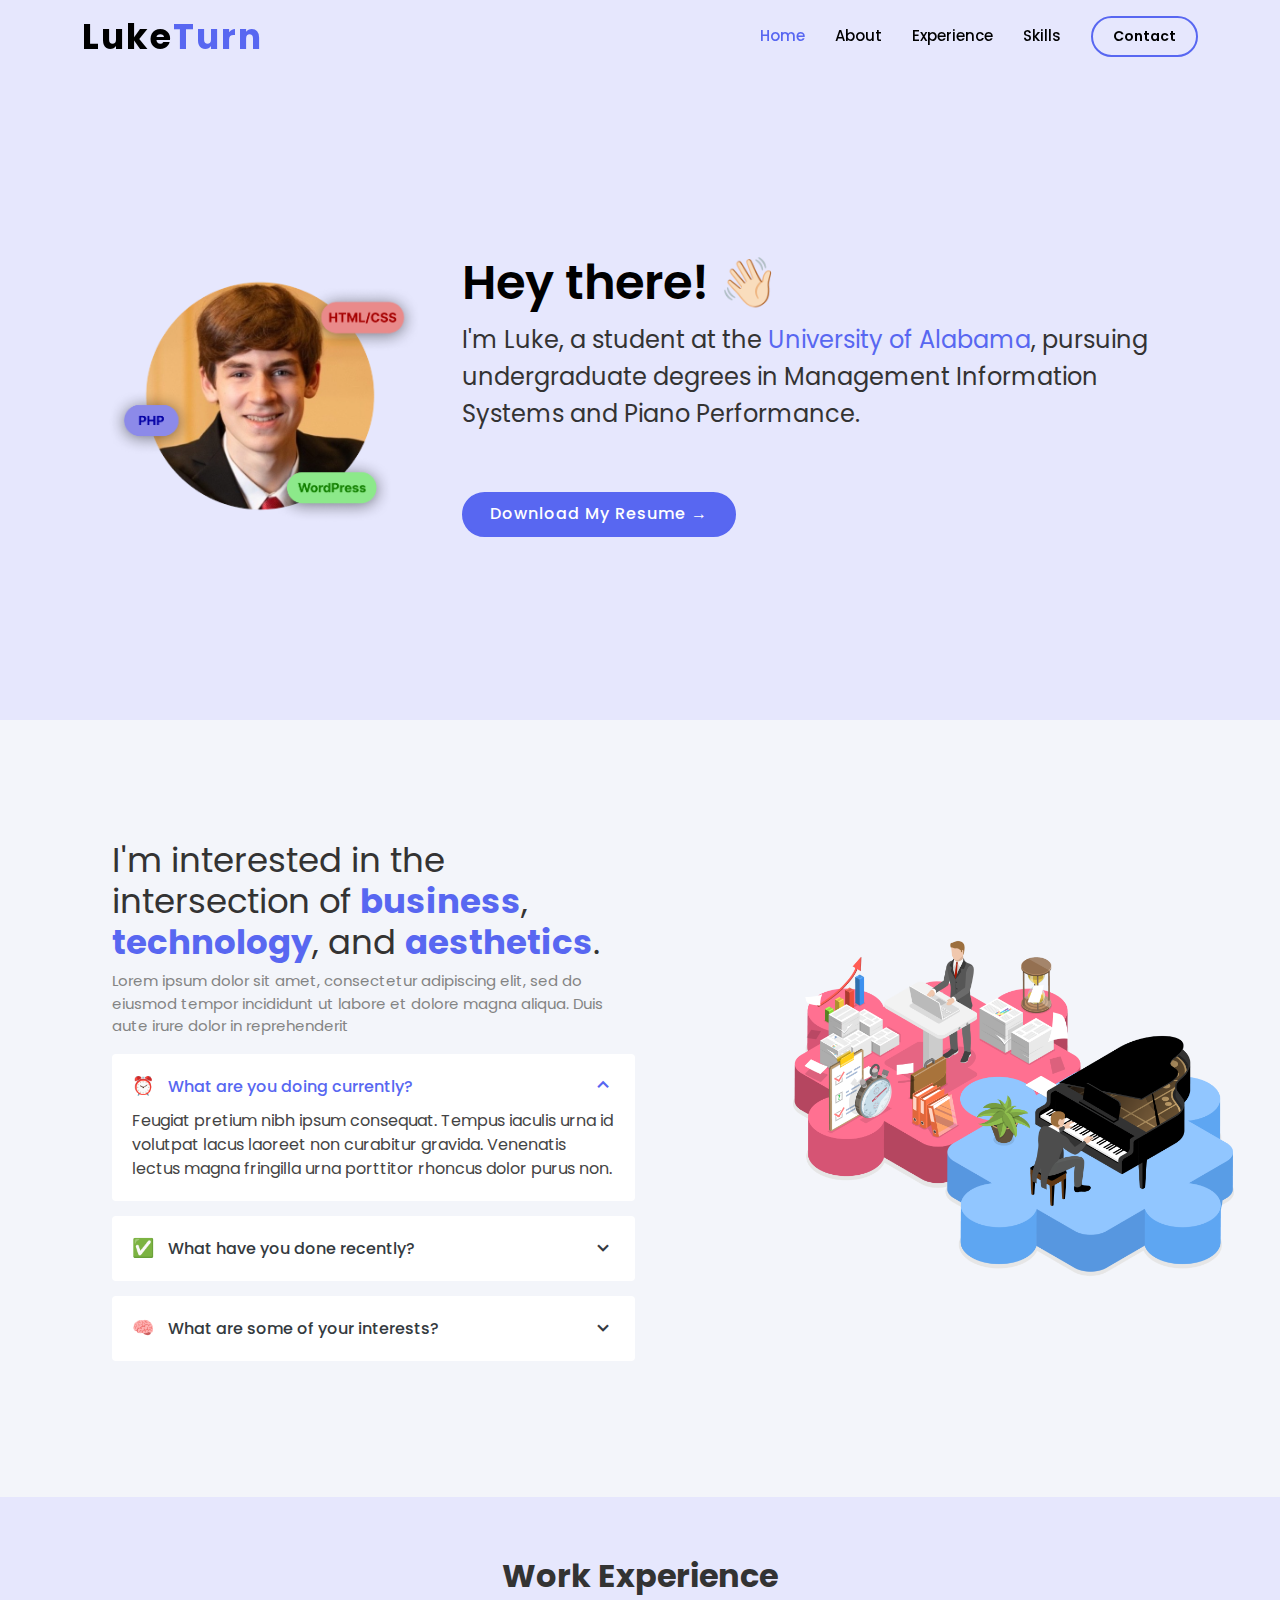
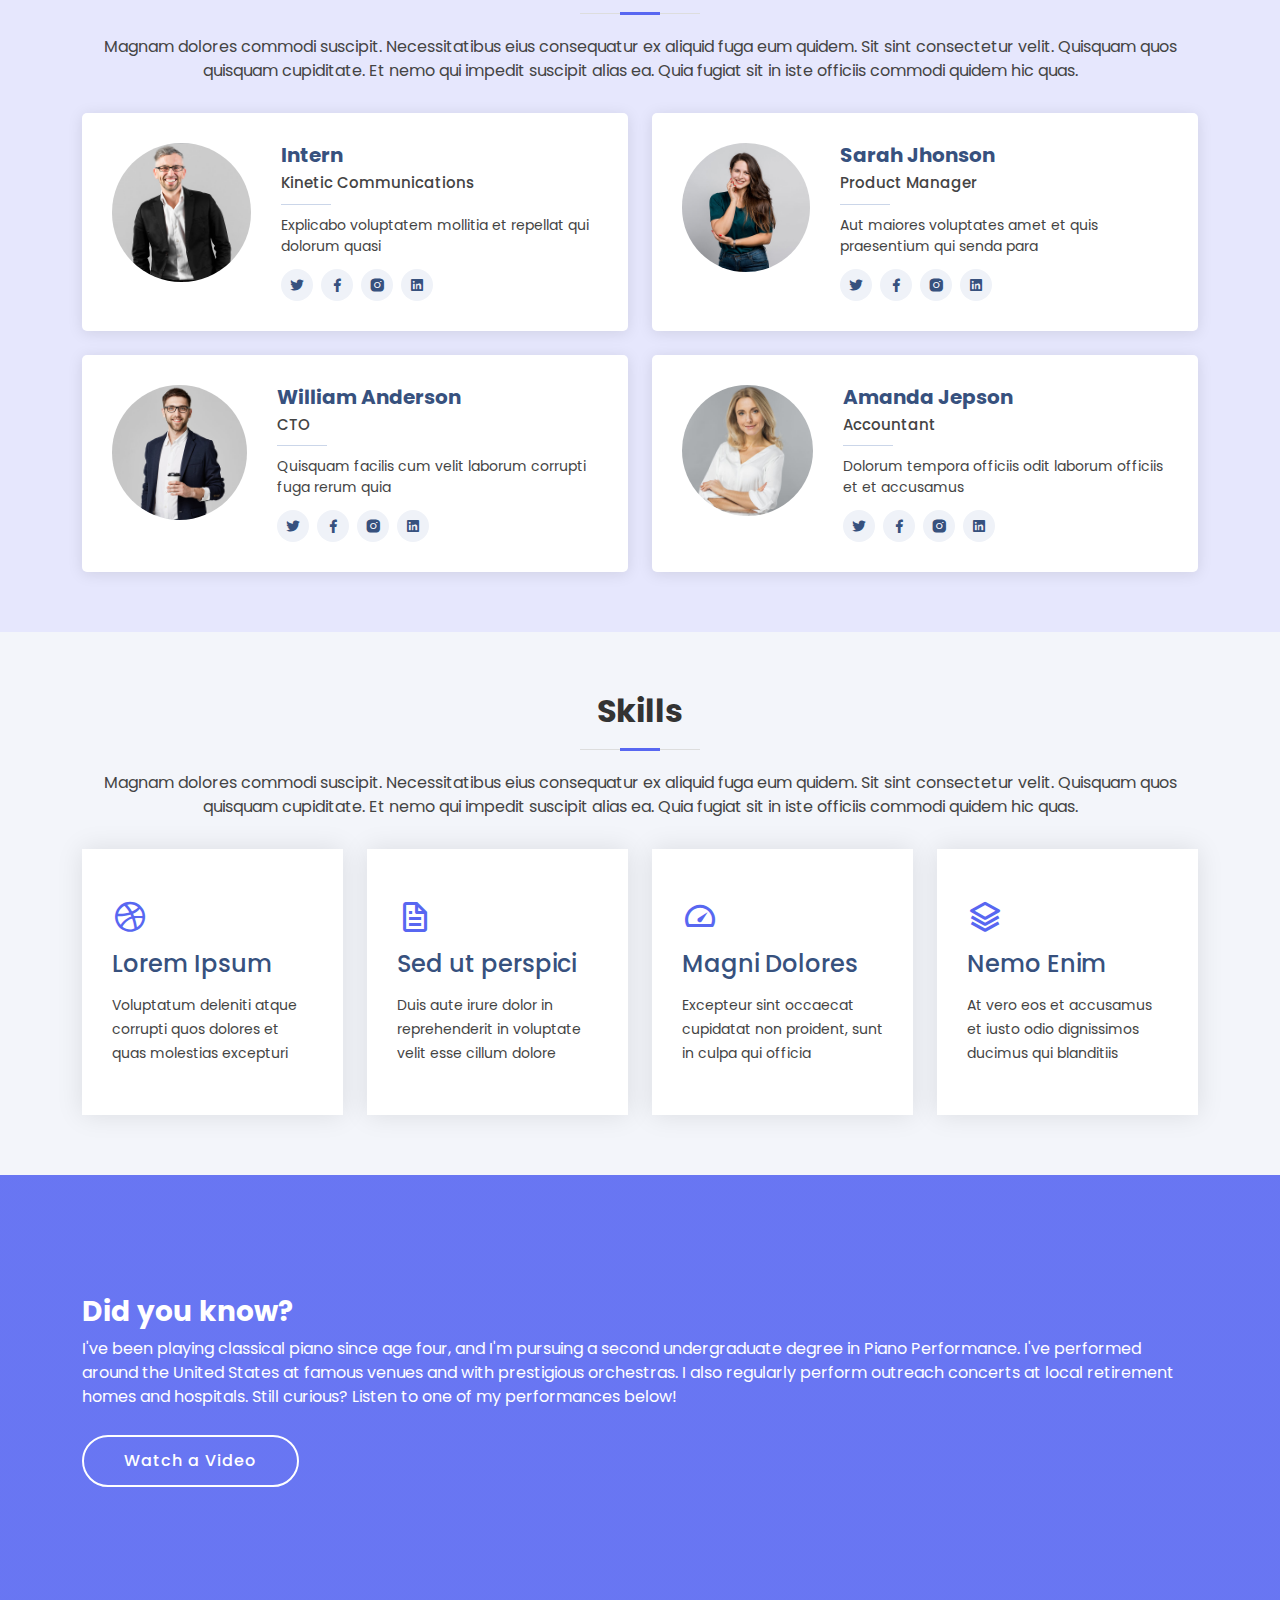
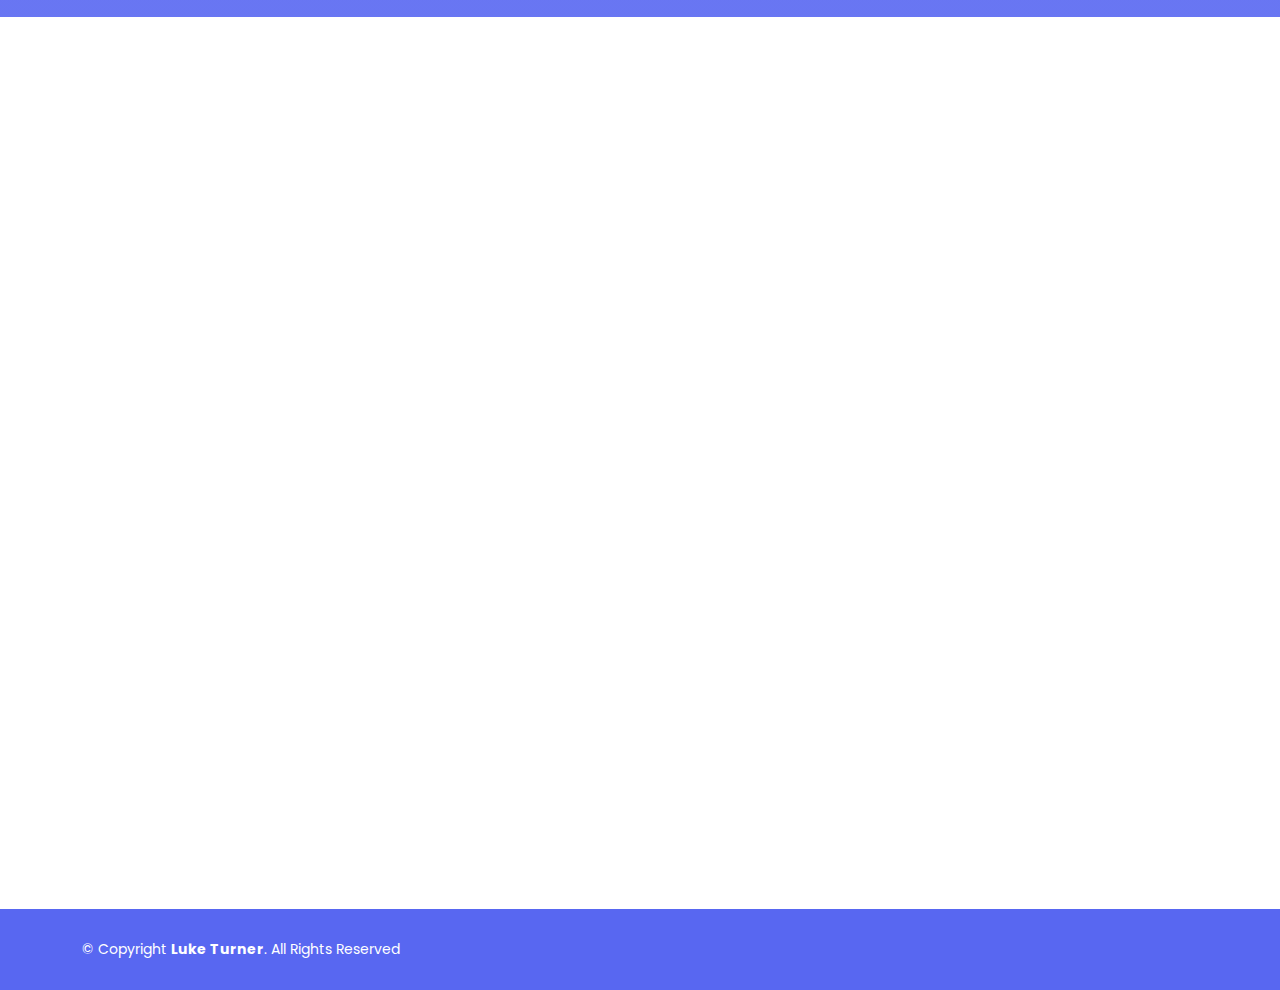
<file: index.html>
<!DOCTYPE html>
<html lang="en">

<head>
  <meta charset="utf-8">
  <meta content="width=device-width, initial-scale=1.0" name="viewport">

  <title>Arsha Bootstrap Template - Index</title>
  <meta content="" name="description">
  <meta content="" name="keywords">

  <!-- Favicons -->
  <link href="assets/img/favicon.png" rel="icon">
  <link href="assets/img/apple-touch-icon.png" rel="apple-touch-icon">

  <!-- Google Fonts -->
  <style>
    @import url('https://fonts.googleapis.com/css2?family=Poppins:wght@300;400;500;600;700&display=swap');
  </style>
  <!-- Vendor CSS Files -->
  <link href="assets/vendor/aos/aos.css" rel="stylesheet">
  <link href="assets/vendor/bootstrap/css/bootstrap.min.css" rel="stylesheet">
  <link href="assets/vendor/bootstrap-icons/bootstrap-icons.css" rel="stylesheet">
  <link href="assets/vendor/boxicons/css/boxicons.min.css" rel="stylesheet">
  <link href="assets/vendor/glightbox/css/glightbox.min.css" rel="stylesheet">
  <link href="assets/vendor/remixicon/remixicon.css" rel="stylesheet">
  <link href="assets/vendor/swiper/swiper-bundle.min.css" rel="stylesheet">

  <!-- Template Main CSS File -->
  <link href="assets/css/style.css" rel="stylesheet">

  <!-- =======================================================
  * Template Name: Arsha - v4.8.0
  * Template URL: https://bootstrapmade.com/arsha-free-bootstrap-html-template-corporate/
  * Author: BootstrapMade.com
  * License: https://bootstrapmade.com/license/
  ======================================================== -->
</head>

<body>

  <!-- ======= Header ======= -->
  <header id="header" class="fixed-top ">
    <div class="container d-flex align-items-center">

      <h1 class="logo me-auto"><a href="index.html">Luke<span style="color:#5867F1;">Turn</span></a></h1>
      <!-- Uncomment below if you prefer to use an image logo -->
      <!-- <a href="index.html" class="logo me-auto"><img src="assets/img/logo.png" alt="" class="img-fluid"></a>-->

      <nav id="navbar" class="navbar">
        <ul>
          <li><a class="nav-link scrollto active" href="#hero">Home</a></li>
          <li><a class="nav-link scrollto" href="#about">About</a></li>
          <li><a class="nav-link scrollto" href="#experience">Experience</a></li>
          <li><a class="nav-link scrollto" href="#skills">Skills</a></li>
          <li><a class="getstarted scrollto" href="#contact">Contact</a></li>
        </ul>
        <i class="bi bi-list mobile-nav-toggle"></i>
      </nav><!-- .navbar -->

    </div>
  </header><!-- End Header -->

  <!-- ======= Hero Section ======= -->
  <section id="hero" class="d-flex align-items-center">

    <div class="container">
      <div class="row">
        <!-- data-aos="fade-up" data-aos-delay="200" -->
        <div class="col-lg-8 d-flex flex-column justify-content-center pt-4 pt-lg-0 order-2 order-lg-2">
          <h1>Hey there! 👋🏻
          </h1>
          <h2>I'm Luke, a student at the <a href="">University of Alabama</a>, pursuing undergraduate degrees in Management Information Systems and Piano Performance.



          </h2>
          <div class="d-flex justify-content-center justify-content-lg-start">
            <a href="#about" class="btn-get-started scrollto">Download My Resume →</a>
            <!--<a href="https://www.youtube.com/watch?v=jDDaplaOz7Q" class="glightbox btn-watch-video"><i class="bi bi-play-circle"></i><span>Watch Video</span></a> -->
          </div>
        </div>
        <!-- data-aos="zoom-in" data-aos-delay="200" -->
        <div class="col-lg-4 order-1 order-lg-1 hero-img">
          <img src="assets/img/hero-img.png" class="img-fluid" alt="">
        </div>
      </div>
    </div>

  </section><!-- End Hero -->

  <main id="main">
<!--
     ======= Clients Section ======= 
    <section id="clients" class="clients section-bg" style="background-color:white;">
      <div class="container">

        <div class="row" data-aos="zoom-in">

          <div class="col-lg-2 col-md-4 col-6 d-flex align-items-center justify-content-center">
            <img src="assets/img/clients/client-1.png" class="img-fluid" alt="">
          </div>

          <div class="col-lg-2 col-md-4 col-6 d-flex align-items-center justify-content-center">
            <img src="assets/img/clients/client-2.png" class="img-fluid" alt="">
          </div>

          <div class="col-lg-2 col-md-4 col-6 d-flex align-items-center justify-content-center">
            <img src="assets/img/clients/client-3.png" class="img-fluid" alt="">
          </div>

          <div class="col-lg-2 col-md-4 col-6 d-flex align-items-center justify-content-center">
            <img src="assets/img/clients/client-4.png" class="img-fluid" alt="">
          </div>

          <div class="col-lg-2 col-md-4 col-6 d-flex align-items-center justify-content-center">
            <img src="assets/img/clients/client-5.png" class="img-fluid" alt="">
          </div>

          <div class="col-lg-2 col-md-4 col-6 d-flex align-items-center justify-content-center">
            <img src="assets/img/clients/client-6.png" class="img-fluid" alt="">
          </div>

        </div>

      </div>
    </section> End Cliens Section -->
    <section id="about" class="why-us section-bg">
      <!-- data-aos="fade-up" -->
      <div class="container-fluid">

        <div class="row">

          <div class="col-lg-7 d-flex flex-column justify-content-center align-items-stretch  order-2 order-lg-1">

            <div class="content">
              <h3>I'm interested in the intersection of <strong>business</strong>, <strong>technology</strong>, and <strong>aesthetics</strong>.</h3>
              <p>
                Lorem ipsum dolor sit amet, consectetur adipiscing elit, sed do eiusmod tempor incididunt ut labore et dolore magna aliqua. Duis aute irure dolor in reprehenderit
              </p>
            </div>

            <div class="accordion-list">
              <ul>
                <li>
                  <a data-bs-toggle="collapse" class="collapse" data-bs-target="#accordion-list-1"><span>⏰</span> What are you doing currently?
                    <i class="bx bx-chevron-down icon-show"></i><i class="bx bx-chevron-up icon-close"></i></a>
                  <div id="accordion-list-1" class="collapse show" data-bs-parent=".accordion-list">
                    <p>
                      Feugiat pretium nibh ipsum consequat. Tempus iaculis urna id volutpat lacus laoreet non curabitur gravida. Venenatis lectus magna fringilla urna porttitor rhoncus dolor purus non.
                    </p>
                  </div>
                </li>

                <li>
                  <a data-bs-toggle="collapse" data-bs-target="#accordion-list-2" class="collapsed"><span>✅</span> What have you done recently? <i class="bx bx-chevron-down icon-show"></i><i class="bx bx-chevron-up icon-close"></i></a>
                  <div id="accordion-list-2" class="collapse" data-bs-parent=".accordion-list">
                    <p>
                      Dolor sit amet consectetur adipiscing elit pellentesque habitant morbi. Id interdum velit laoreet id donec ultrices. Fringilla phasellus faucibus scelerisque eleifend donec pretium. Est pellentesque elit ullamcorper dignissim. Mauris ultrices eros in cursus turpis massa tincidunt dui.
                    </p>
                  </div>
                </li>

                <li>
                  <a data-bs-toggle="collapse" data-bs-target="#accordion-list-3" class="collapsed"><span>🧠</span> What are some of your interests? <i class="bx bx-chevron-down icon-show"></i><i class="bx bx-chevron-up icon-close"></i></a>
                  <div id="accordion-list-3" class="collapse" data-bs-parent=".accordion-list">
                    <p>
                      Eleifend mi in nulla posuere sollicitudin aliquam ultrices sagittis orci. Faucibus pulvinar elementum integer enim. Sem nulla pharetra diam sit amet nisl suscipit. Rutrum tellus pellentesque eu tincidunt. Lectus urna duis convallis convallis tellus. Urna molestie at elementum eu facilisis sed odio morbi quis
                    </p>
                  </div>
                </li>

              </ul>
            </div>


          </div>
          <!-- data-aos="zoom-in" data-aos-delay="150" -->
          <div class="col-lg-5 align-items-stretch order-1 order-lg-2 img" style='background-image: url("assets/img/why-us.png");'>&nbsp;</div>
        </div>

      </div>
    </section><!-- End Why Us Section -->
      <!-- ======= Team Section ======= -->
      <section id="experience" style="background-color:#E6E7FD;" class="team section-bg">
        <!-- data-aos="fade-up" -->
        <div class="container">
  
          <div class="section-title">
            <h2>Work Experience</h2>
            <p>Magnam dolores commodi suscipit. Necessitatibus eius consequatur ex aliquid fuga eum quidem. Sit sint consectetur velit. Quisquam quos quisquam cupiditate. Et nemo qui impedit suscipit alias ea. Quia fugiat sit in iste officiis commodi quidem hic quas.</p>
          </div>
  
          <div class="row">
  
            <div class="col-lg-6">
              <!-- data-aos="zoom-in" data-aos-delay="100" -->
              <div class="member d-flex align-items-start">
                <div class="pic"><img src="assets/img/team/team-1.jpg" class="img-fluid" alt=""></div>
                <div class="member-info">
                  <h4>Intern</h4>
                  <span>Kinetic Communications</span>
                  <p>Explicabo voluptatem mollitia et repellat qui dolorum quasi</p>
                  <div class="social">
                    <a href=""><i class="ri-twitter-fill"></i></a>
                    <a href=""><i class="ri-facebook-fill"></i></a>
                    <a href=""><i class="ri-instagram-fill"></i></a>
                    <a href=""> <i class="ri-linkedin-box-fill"></i> </a>
                  </div>
                </div>
              </div>
            </div>
  
            <div class="col-lg-6 mt-4 mt-lg-0">
              <!-- data-aos="zoom-in" data-aos-delay="200" -->
              <div class="member d-flex align-items-start">
                <div class="pic"><img src="assets/img/team/team-2.jpg" class="img-fluid" alt=""></div>
                <div class="member-info">
                  <h4>Sarah Jhonson</h4>
                  <span>Product Manager</span>
                  <p>Aut maiores voluptates amet et quis praesentium qui senda para</p>
                  <div class="social">
                    <a href=""><i class="ri-twitter-fill"></i></a>
                    <a href=""><i class="ri-facebook-fill"></i></a>
                    <a href=""><i class="ri-instagram-fill"></i></a>
                    <a href=""> <i class="ri-linkedin-box-fill"></i> </a>
                  </div>
                </div>
              </div>
            </div>
  
            <div class="col-lg-6 mt-4">
              <!-- data-aos="zoom-in" data-aos-delay="300" -->
              <div class="member d-flex align-items-start">
                <div class="pic"><img src="assets/img/team/team-3.jpg" class="img-fluid" alt=""></div>
                <div class="member-info">
                  <h4>William Anderson</h4>
                  <span>CTO</span>
                  <p>Quisquam facilis cum velit laborum corrupti fuga rerum quia</p>
                  <div class="social">
                    <a href=""><i class="ri-twitter-fill"></i></a>
                    <a href=""><i class="ri-facebook-fill"></i></a>
                    <a href=""><i class="ri-instagram-fill"></i></a>
                    <a href=""> <i class="ri-linkedin-box-fill"></i> </a>
                  </div>
                </div>
              </div>
            </div>
  
            <div class="col-lg-6 mt-4">
              <!-- data-aos="zoom-in" data-aos-delay="400" -->
              <div class="member d-flex align-items-start">
                <div class="pic"><img src="assets/img/team/team-4.jpg" class="img-fluid" alt=""></div>
                <div class="member-info">
                  <h4>Amanda Jepson</h4>
                  <span>Accountant</span>
                  <p>Dolorum tempora officiis odit laborum officiis et et accusamus</p>
                  <div class="social">
                    <a href=""><i class="ri-twitter-fill"></i></a>
                    <a href=""><i class="ri-facebook-fill"></i></a>
                    <a href=""><i class="ri-instagram-fill"></i></a>
                    <a href=""> <i class="ri-linkedin-box-fill"></i> </a>
                  </div>
                </div>
              </div>
            </div>
  
          </div>
  
        </div>
      </section><!-- End Team Section -->
    <!-- ======= About Us Section ======= -->
    <!-- <section id="about" class="about">
      <div class="container" data-aos="fade-up">

        <div class="section-title">
          <h2>About Us</h2>
        </div>

        <div class="row content">
          <div class="col-lg-6">
            <p>
              Lorem ipsum dolor sit amet, consectetur adipiscing elit, sed do eiusmod tempor incididunt ut labore et dolore
              magna aliqua.
            </p>
            <ul>
              <li><i class="ri-check-double-line"></i> Ullamco laboris nisi ut aliquip ex ea commodo consequat</li>
              <li><i class="ri-check-double-line"></i> Duis aute irure dolor in reprehenderit in voluptate velit</li>
              <li><i class="ri-check-double-line"></i> Ullamco laboris nisi ut aliquip ex ea commodo consequat</li>
            </ul>
          </div>
          <div class="col-lg-6 pt-4 pt-lg-0">
            <p>
              Ullamco laboris nisi ut aliquip ex ea commodo consequat. Duis aute irure dolor in reprehenderit in voluptate
              velit esse cillum dolore eu fugiat nulla pariatur. Excepteur sint occaecat cupidatat non proident, sunt in
              culpa qui officia deserunt mollit anim id est laborum.
            </p>
            <a href="#" class="btn-learn-more">Learn More</a>
          </div>
        </div>

      </div>
    </section> End About Us Section -->

    <!-- ======= Why Us Section ======= -->
    

    

    <!-- ======= Services Section ======= -->
    <section id="skills" class="services section-bg">
      <!-- data-aos="fade-up" -->
      <div class="container">

        <div class="section-title">
          <h2>Skills</h2>
          <p>Magnam dolores commodi suscipit. Necessitatibus eius consequatur ex aliquid fuga eum quidem. Sit sint consectetur velit. Quisquam quos quisquam cupiditate. Et nemo qui impedit suscipit alias ea. Quia fugiat sit in iste officiis commodi quidem hic quas.</p>
        </div>

        <div class="row">
          <!-- data-aos="zoom-in" data-aos-delay="100" -->
          <div class="col-xl-3 col-md-6 d-flex align-items-stretch">
            <div class="icon-box">
              <div class="icon"><i class="bx bxl-dribbble"></i></div>
              <h4><a href="">Lorem Ipsum</a></h4>
              <p>Voluptatum deleniti atque corrupti quos dolores et quas molestias excepturi</p>
            </div>
          </div>
          <!-- data-aos="zoom-in" data-aos-delay="200" -->
          <div class="col-xl-3 col-md-6 d-flex align-items-stretch mt-4 mt-md-0">
            <div class="icon-box">
              <div class="icon"><i class="bx bx-file"></i></div>
              <h4><a href="">Sed ut perspici</a></h4>
              <p>Duis aute irure dolor in reprehenderit in voluptate velit esse cillum dolore</p>
            </div>
          </div>
          <!-- data-aos="zoom-in" data-aos-delay="300" -->
          <div class="col-xl-3 col-md-6 d-flex align-items-stretch mt-4 mt-xl-0">
            <div class="icon-box">
              <div class="icon"><i class="bx bx-tachometer"></i></div>
              <h4><a href="">Magni Dolores</a></h4>
              <p>Excepteur sint occaecat cupidatat non proident, sunt in culpa qui officia</p>
            </div>
          </div>
          <!-- data-aos="zoom-in" data-aos-delay="400" -->
          <div class="col-xl-3 col-md-6 d-flex align-items-stretch mt-4 mt-xl-0">
            <div class="icon-box">
              <div class="icon"><i class="bx bx-layer"></i></div>
              <h4><a href="">Nemo Enim</a></h4>
              <p>At vero eos et accusamus et iusto odio dignissimos ducimus qui blanditiis</p>
            </div>
          </div>

        </div>

      </div>
    </section><!-- End Services Section -->

    <!-- ======= Cta Section ======= -->
    <section id="cta" class="cta">
      <!-- data-aos="zoom-in" -->
      <div class="container">

        <div class="row">
          <div class="col-lg-12 text-center text-lg-start">
            <h3>Did you know?</h3>
            <p>I've been playing classical piano since age four, and I'm pursuing a second undergraduate degree in Piano Performance. I've performed around the United States at famous venues and with prestigious orchestras. I also regularly perform outreach concerts at local retirement homes and hospitals. Still curious? Listen to one of my performances below!</p>
            <a class="cta-btn align-left" style="margin-left:0;" href="#">Watch a Video</a>
          </div>
          <div class="col-lg-3 cta-btn-container text-center">
          </div>
        </div>

      </div>
    </section><!-- End Cta Section -->
<!--
    ======= Portfolio Section ======= 
    <section id="portfolio" class="portfolio">
      <div class="container" data-aos="fade-up">

        <div class="section-title">
          <h2>Portfolio</h2>
          <p>Magnam dolores commodi suscipit. Necessitatibus eius consequatur ex aliquid fuga eum quidem. Sit sint consectetur velit. Quisquam quos quisquam cupiditate. Et nemo qui impedit suscipit alias ea. Quia fugiat sit in iste officiis commodi quidem hic quas.</p>
        </div>

        <ul id="portfolio-flters" class="d-flex justify-content-center" data-aos="fade-up" data-aos-delay="100">
          <li data-filter="*" class="filter-active">All</li>
          <li data-filter=".filter-app">App</li>
          <li data-filter=".filter-card">Card</li>
          <li data-filter=".filter-web">Web</li>
        </ul>

        <div class="row portfolio-container" data-aos="fade-up" data-aos-delay="200">

          <div class="col-lg-4 col-md-6 portfolio-item filter-app">
            <div class="portfolio-img"><img src="assets/img/portfolio/portfolio-1.jpg" class="img-fluid" alt=""></div>
            <div class="portfolio-info">
              <h4>App 1</h4>
              <p>App</p>
              <a href="assets/img/portfolio/portfolio-1.jpg" data-gallery="portfolioGallery" class="portfolio-lightbox preview-link" title="App 1"><i class="bx bx-plus"></i></a>
              <a href="portfolio-details.html" class="details-link" title="More Details"><i class="bx bx-link"></i></a>
            </div>
          </div>

          <div class="col-lg-4 col-md-6 portfolio-item filter-web">
            <div class="portfolio-img"><img src="assets/img/portfolio/portfolio-2.jpg" class="img-fluid" alt=""></div>
            <div class="portfolio-info">
              <h4>Web 3</h4>
              <p>Web</p>
              <a href="assets/img/portfolio/portfolio-2.jpg" data-gallery="portfolioGallery" class="portfolio-lightbox preview-link" title="Web 3"><i class="bx bx-plus"></i></a>
              <a href="portfolio-details.html" class="details-link" title="More Details"><i class="bx bx-link"></i></a>
            </div>
          </div>

          <div class="col-lg-4 col-md-6 portfolio-item filter-app">
            <div class="portfolio-img"><img src="assets/img/portfolio/portfolio-3.jpg" class="img-fluid" alt=""></div>
            <div class="portfolio-info">
              <h4>App 2</h4>
              <p>App</p>
              <a href="assets/img/portfolio/portfolio-3.jpg" data-gallery="portfolioGallery" class="portfolio-lightbox preview-link" title="App 2"><i class="bx bx-plus"></i></a>
              <a href="portfolio-details.html" class="details-link" title="More Details"><i class="bx bx-link"></i></a>
            </div>
          </div>

          <div class="col-lg-4 col-md-6 portfolio-item filter-card">
            <div class="portfolio-img"><img src="assets/img/portfolio/portfolio-4.jpg" class="img-fluid" alt=""></div>
            <div class="portfolio-info">
              <h4>Card 2</h4>
              <p>Card</p>
              <a href="assets/img/portfolio/portfolio-4.jpg" data-gallery="portfolioGallery" class="portfolio-lightbox preview-link" title="Card 2"><i class="bx bx-plus"></i></a>
              <a href="portfolio-details.html" class="details-link" title="More Details"><i class="bx bx-link"></i></a>
            </div>
          </div>

          <div class="col-lg-4 col-md-6 portfolio-item filter-web">
            <div class="portfolio-img"><img src="assets/img/portfolio/portfolio-5.jpg" class="img-fluid" alt=""></div>
            <div class="portfolio-info">
              <h4>Web 2</h4>
              <p>Web</p>
              <a href="assets/img/portfolio/portfolio-5.jpg" data-gallery="portfolioGallery" class="portfolio-lightbox preview-link" title="Web 2"><i class="bx bx-plus"></i></a>
              <a href="portfolio-details.html" class="details-link" title="More Details"><i class="bx bx-link"></i></a>
            </div>
          </div>

          <div class="col-lg-4 col-md-6 portfolio-item filter-app">
            <div class="portfolio-img"><img src="assets/img/portfolio/portfolio-6.jpg" class="img-fluid" alt=""></div>
            <div class="portfolio-info">
              <h4>App 3</h4>
              <p>App</p>
              <a href="assets/img/portfolio/portfolio-6.jpg" data-gallery="portfolioGallery" class="portfolio-lightbox preview-link" title="App 3"><i class="bx bx-plus"></i></a>
              <a href="portfolio-details.html" class="details-link" title="More Details"><i class="bx bx-link"></i></a>
            </div>
          </div>

          <div class="col-lg-4 col-md-6 portfolio-item filter-card">
            <div class="portfolio-img"><img src="assets/img/portfolio/portfolio-7.jpg" class="img-fluid" alt=""></div>
            <div class="portfolio-info">
              <h4>Card 1</h4>
              <p>Card</p>
              <a href="assets/img/portfolio/portfolio-7.jpg" data-gallery="portfolioGallery" class="portfolio-lightbox preview-link" title="Card 1"><i class="bx bx-plus"></i></a>
              <a href="portfolio-details.html" class="details-link" title="More Details"><i class="bx bx-link"></i></a>
            </div>
          </div>

          <div class="col-lg-4 col-md-6 portfolio-item filter-card">
            <div class="portfolio-img"><img src="assets/img/portfolio/portfolio-8.jpg" class="img-fluid" alt=""></div>
            <div class="portfolio-info">
              <h4>Card 3</h4>
              <p>Card</p>
              <a href="assets/img/portfolio/portfolio-8.jpg" data-gallery="portfolioGallery" class="portfolio-lightbox preview-link" title="Card 3"><i class="bx bx-plus"></i></a>
              <a href="portfolio-details.html" class="details-link" title="More Details"><i class="bx bx-link"></i></a>
            </div>
          </div>

          <div class="col-lg-4 col-md-6 portfolio-item filter-web">
            <div class="portfolio-img"><img src="assets/img/portfolio/portfolio-9.jpg" class="img-fluid" alt=""></div>
            <div class="portfolio-info">
              <h4>Web 3</h4>
              <p>Web</p>
              <a href="assets/img/portfolio/portfolio-9.jpg" data-gallery="portfolioGallery" class="portfolio-lightbox preview-link" title="Web 3"><i class="bx bx-plus"></i></a>
              <a href="portfolio-details.html" class="details-link" title="More Details"><i class="bx bx-link"></i></a>
            </div>
          </div>

        </div>

      </div>
    </section> End Portfolio Section 

  

   ======= Pricing Section ======= 
    <section id="pricing" class="pricing">
      <div class="container" data-aos="fade-up">

        <div class="section-title">
          <h2>Pricing</h2>
          <p>Magnam dolores commodi suscipit. Necessitatibus eius consequatur ex aliquid fuga eum quidem. Sit sint consectetur velit. Quisquam quos quisquam cupiditate. Et nemo qui impedit suscipit alias ea. Quia fugiat sit in iste officiis commodi quidem hic quas.</p>
        </div>

        <div class="row">

          <div class="col-lg-4" data-aos="fade-up" data-aos-delay="100">
            <div class="box">
              <h3>Free Plan</h3>
              <h4><sup>$</sup>0<span>per month</span></h4>
              <ul>
                <li><i class="bx bx-check"></i> Quam adipiscing vitae proin</li>
                <li><i class="bx bx-check"></i> Nec feugiat nisl pretium</li>
                <li><i class="bx bx-check"></i> Nulla at volutpat diam uteera</li>
                <li class="na"><i class="bx bx-x"></i> <span>Pharetra massa massa ultricies</span></li>
                <li class="na"><i class="bx bx-x"></i> <span>Massa ultricies mi quis hendrerit</span></li>
              </ul>
              <a href="#" class="buy-btn">Get Started</a>
            </div>
          </div>

          <div class="col-lg-4 mt-4 mt-lg-0" data-aos="fade-up" data-aos-delay="200">
            <div class="box featured">
              <h3>Business Plan</h3>
              <h4><sup>$</sup>29<span>per month</span></h4>
              <ul>
                <li><i class="bx bx-check"></i> Quam adipiscing vitae proin</li>
                <li><i class="bx bx-check"></i> Nec feugiat nisl pretium</li>
                <li><i class="bx bx-check"></i> Nulla at volutpat diam uteera</li>
                <li><i class="bx bx-check"></i> Pharetra massa massa ultricies</li>
                <li><i class="bx bx-check"></i> Massa ultricies mi quis hendrerit</li>
              </ul>
              <a href="#" class="buy-btn">Get Started</a>
            </div>
          </div>

          <div class="col-lg-4 mt-4 mt-lg-0" data-aos="fade-up" data-aos-delay="300">
            <div class="box">
              <h3>Developer Plan</h3>
              <h4><sup>$</sup>49<span>per month</span></h4>
              <ul>
                <li><i class="bx bx-check"></i> Quam adipiscing vitae proin</li>
                <li><i class="bx bx-check"></i> Nec feugiat nisl pretium</li>
                <li><i class="bx bx-check"></i> Nulla at volutpat diam uteera</li>
                <li><i class="bx bx-check"></i> Pharetra massa massa ultricies</li>
                <li><i class="bx bx-check"></i> Massa ultricies mi quis hendrerit</li>
              </ul>
              <a href="#" class="buy-btn">Get Started</a>
            </div>
          </div>

        </div>

      </div>
    </section> End Pricing Section 

    ======= Frequently Asked Questions Section ======= 
    <section id="faq" class="faq section-bg">
      <div class="container" data-aos="fade-up">

        <div class="section-title">
          <h2>Frequently Asked Questions</h2>
          <p>Magnam dolores commodi suscipit. Necessitatibus eius consequatur ex aliquid fuga eum quidem. Sit sint consectetur velit. Quisquam quos quisquam cupiditate. Et nemo qui impedit suscipit alias ea. Quia fugiat sit in iste officiis commodi quidem hic quas.</p>
        </div>

        <div class="faq-list">
          <ul>
            <li data-aos="fade-up" data-aos-delay="100">
              <i class="bx bx-help-circle icon-help"></i> <a data-bs-toggle="collapse" class="collapse" data-bs-target="#faq-list-1">Non consectetur a erat nam at lectus urna duis? <i class="bx bx-chevron-down icon-show"></i><i class="bx bx-chevron-up icon-close"></i></a>
              <div id="faq-list-1" class="collapse show" data-bs-parent=".faq-list">
                <p>
                  Feugiat pretium nibh ipsum consequat. Tempus iaculis urna id volutpat lacus laoreet non curabitur gravida. Venenatis lectus magna fringilla urna porttitor rhoncus dolor purus non.
                </p>
              </div>
            </li>

            <li data-aos="fade-up" data-aos-delay="200">
              <i class="bx bx-help-circle icon-help"></i> <a data-bs-toggle="collapse" data-bs-target="#faq-list-2" class="collapsed">Feugiat scelerisque varius morbi enim nunc? <i class="bx bx-chevron-down icon-show"></i><i class="bx bx-chevron-up icon-close"></i></a>
              <div id="faq-list-2" class="collapse" data-bs-parent=".faq-list">
                <p>
                  Dolor sit amet consectetur adipiscing elit pellentesque habitant morbi. Id interdum velit laoreet id donec ultrices. Fringilla phasellus faucibus scelerisque eleifend donec pretium. Est pellentesque elit ullamcorper dignissim. Mauris ultrices eros in cursus turpis massa tincidunt dui.
                </p>
              </div>
            </li>

            <li data-aos="fade-up" data-aos-delay="300">
              <i class="bx bx-help-circle icon-help"></i> <a data-bs-toggle="collapse" data-bs-target="#faq-list-3" class="collapsed">Dolor sit amet consectetur adipiscing elit? <i class="bx bx-chevron-down icon-show"></i><i class="bx bx-chevron-up icon-close"></i></a>
              <div id="faq-list-3" class="collapse" data-bs-parent=".faq-list">
                <p>
                  Eleifend mi in nulla posuere sollicitudin aliquam ultrices sagittis orci. Faucibus pulvinar elementum integer enim. Sem nulla pharetra diam sit amet nisl suscipit. Rutrum tellus pellentesque eu tincidunt. Lectus urna duis convallis convallis tellus. Urna molestie at elementum eu facilisis sed odio morbi quis
                </p>
              </div>
            </li>

            <li data-aos="fade-up" data-aos-delay="400">
              <i class="bx bx-help-circle icon-help"></i> <a data-bs-toggle="collapse" data-bs-target="#faq-list-4" class="collapsed">Tempus quam pellentesque nec nam aliquam sem et tortor consequat? <i class="bx bx-chevron-down icon-show"></i><i class="bx bx-chevron-up icon-close"></i></a>
              <div id="faq-list-4" class="collapse" data-bs-parent=".faq-list">
                <p>
                  Molestie a iaculis at erat pellentesque adipiscing commodo. Dignissim suspendisse in est ante in. Nunc vel risus commodo viverra maecenas accumsan. Sit amet nisl suscipit adipiscing bibendum est. Purus gravida quis blandit turpis cursus in.
                </p>
              </div>
            </li>

            <li data-aos="fade-up" data-aos-delay="500">
              <i class="bx bx-help-circle icon-help"></i> <a data-bs-toggle="collapse" data-bs-target="#faq-list-5" class="collapsed">Tortor vitae purus faucibus ornare. Varius vel pharetra vel turpis nunc eget lorem dolor? <i class="bx bx-chevron-down icon-show"></i><i class="bx bx-chevron-up icon-close"></i></a>
              <div id="faq-list-5" class="collapse" data-bs-parent=".faq-list">
                <p>
                  Laoreet sit amet cursus sit amet dictum sit amet justo. Mauris vitae ultricies leo integer malesuada nunc vel. Tincidunt eget nullam non nisi est sit amet. Turpis nunc eget lorem dolor sed. Ut venenatis tellus in metus vulputate eu scelerisque.
                </p>
              </div>
            </li>

          </ul>
        </div>

      </div>
    </section>End Frequently Asked Questions Section -->

    <!-- ======= Contact Section ======= -->
    <section id="contact" class="contact">
      <div class="container" data-aos="fade-up">

        <div class="section-title">
          <h2>Contact</h2>
          <p>Magnam dolores commodi suscipit. Necessitatibus eius consequatur ex aliquid fuga eum quidem. Sit sint consectetur velit. Quisquam quos quisquam cupiditate. Et nemo qui impedit suscipit alias ea. Quia fugiat sit in iste officiis commodi quidem hic quas.</p>
        </div>

        <div class="row">

          <div class="col-lg-5 d-flex align-items-stretch">
            <div class="info">
              <div class="address">
                <a href="https://linkedin.com/in/luketurn"><i class="bi bi-linkedin"></i></a>
                <h4>LinkedIn:</h4>
                <p>linkedin.com/in/luketurn</p>
              </div>

              <div class="email">
                <a href="mailto:lturner14@crimson.ua.edu"><i class="bi bi-envelope-fill"></i></a>
                <h4>Email:</h4>
                <p>lturner14@crimson.ua.edu</p>
              </div>

              <div class="phone">
                <a href="tel:2053441921"><i class="bi bi-telephone-fill"></i></a>
                <h4>Phone:</h4>
                <p>(205) 344-1921</p>
              </div>

              <iframe src="https://www.google.com/maps/embed?pb=!1m14!1m8!1m3!1d12097.433213460943!2d-74.0062269!3d40.7101282!3m2!1i1024!2i768!4f13.1!3m3!1m2!1s0x0%3A0xb89d1fe6bc499443!2sDowntown+Conference+Center!5e0!3m2!1smk!2sbg!4v1539943755621" frameborder="0" style="border:0; width: 100%; height: 290px;" allowfullscreen></iframe>
            </div>

          </div>

          <div class="col-lg-7 mt-5 mt-lg-0 d-flex align-items-stretch">
            <form action="forms/contact.php" method="post" role="form" class="php-email-form">
              <div class="row">
                <div class="form-group col-md-6">
                  <label for="name">Your Name</label>
                  <input type="text" name="name" class="form-control" id="name" required>
                </div>
                <div class="form-group col-md-6">
                  <label for="name">Your Email</label>
                  <input type="email" class="form-control" name="email" id="email" required>
                </div>
              </div>
              <div class="form-group">
                <label for="name">Subject</label>
                <input type="text" class="form-control" name="subject" id="subject" required>
              </div>
              <div class="form-group">
                <label for="name">Message</label>
                <textarea class="form-control" name="message" rows="10" required></textarea>
              </div>
              <div class="my-3">
                <div class="loading">Loading</div>
                <div class="error-message"></div>
                <div class="sent-message">Your message has been sent. Thank you!</div>
              </div>
              <div class="text-center"><button type="submit">Send Message</button></div>
            </form>
          </div>

        </div>

      </div>
    </section><!-- End Contact Section -->
    <!-- ======= Skills Section ======= 
    <section id="skills" class="skills">
      <div class="container" data-aos="fade-up">

        <div class="row">
          <div class="col-lg-6 d-flex align-items-center" data-aos="fade-right" data-aos-delay="100">
            <img src="assets/img/skills.png" class="img-fluid" alt="">
          </div>
          <div class="col-lg-6 pt-4 pt-lg-0 content" data-aos="fade-left" data-aos-delay="100">
            <h3>Voluptatem dignissimos provident quasi corporis voluptates</h3>
            <p class="fst-italic">
              Lorem ipsum dolor sit amet, consectetur adipiscing elit, sed do eiusmod tempor incididunt ut labore et dolore
              magna aliqua.
            </p>

            <div class="skills-content">

              <div class="progress">
                <span class="skill">HTML <i class="val">100%</i></span>
                <div class="progress-bar-wrap">
                  <div class="progress-bar" role="progressbar" aria-valuenow="100" aria-valuemin="0" aria-valuemax="100"></div>
                </div>
              </div>

              <div class="progress">
                <span class="skill">CSS <i class="val">90%</i></span>
                <div class="progress-bar-wrap">
                  <div class="progress-bar" role="progressbar" aria-valuenow="90" aria-valuemin="0" aria-valuemax="100"></div>
                </div>
              </div>

              <div class="progress">
                <span class="skill">JavaScript <i class="val">75%</i></span>
                <div class="progress-bar-wrap">
                  <div class="progress-bar" role="progressbar" aria-valuenow="75" aria-valuemin="0" aria-valuemax="100"></div>
                </div>
              </div>

              <div class="progress">
                <span class="skill">Photoshop <i class="val">55%</i></span>
                <div class="progress-bar-wrap">
                  <div class="progress-bar" role="progressbar" aria-valuenow="55" aria-valuemin="0" aria-valuemax="100"></div>
                </div>
              </div>

            </div>

          </div>
        </div>

      </div>
    </section> End Skills Section -->

  </main><!-- End #main -->

  <!-- ======= Footer ======= -->
  <footer id="footer">
<!--
    <div class="footer-newsletter">
      <div class="container">
        <div class="row justify-content-center">
          <div class="col-lg-6">
            <h4>Join Our Newsletter</h4>
            <p>Tamen quem nulla quae legam multos aute sint culpa legam noster magna</p>
            <form action="" method="post">
              <input type="email" name="email"><input type="submit" value="Subscribe">
            </form>
          </div>
        </div>
      </div>
    </div>

    <div class="footer-top">
      <div class="container">
        <div class="row">

</div>

      </div>
    </div>
-->
    <div class="container footer-bottom clearfix">
      <div class="copyright">
        &copy; Copyright <strong><span>Luke Turner</span></strong>. All Rights Reserved
      </div>
      
    </div>
  </footer><!-- End Footer -->

  <div id="preloader"></div>
  <a href="#" class="back-to-top d-flex align-items-center justify-content-center"><i class="bi bi-arrow-up-short"></i></a>

  <!-- Vendor JS Files -->
  <script src="assets/vendor/aos/aos.js"></script>
  <script src="assets/vendor/bootstrap/js/bootstrap.bundle.min.js"></script>
  <script src="assets/vendor/glightbox/js/glightbox.min.js"></script>
  <script src="assets/vendor/isotope-layout/isotope.pkgd.min.js"></script>
  <script src="assets/vendor/swiper/swiper-bundle.min.js"></script>
  <script src="assets/vendor/waypoints/noframework.waypoints.js"></script>
  <script src="assets/vendor/php-email-form/validate.js"></script>

  <!-- Template Main JS File -->
  <script src="assets/js/main.js"></script>

</body>

</html>
</file>
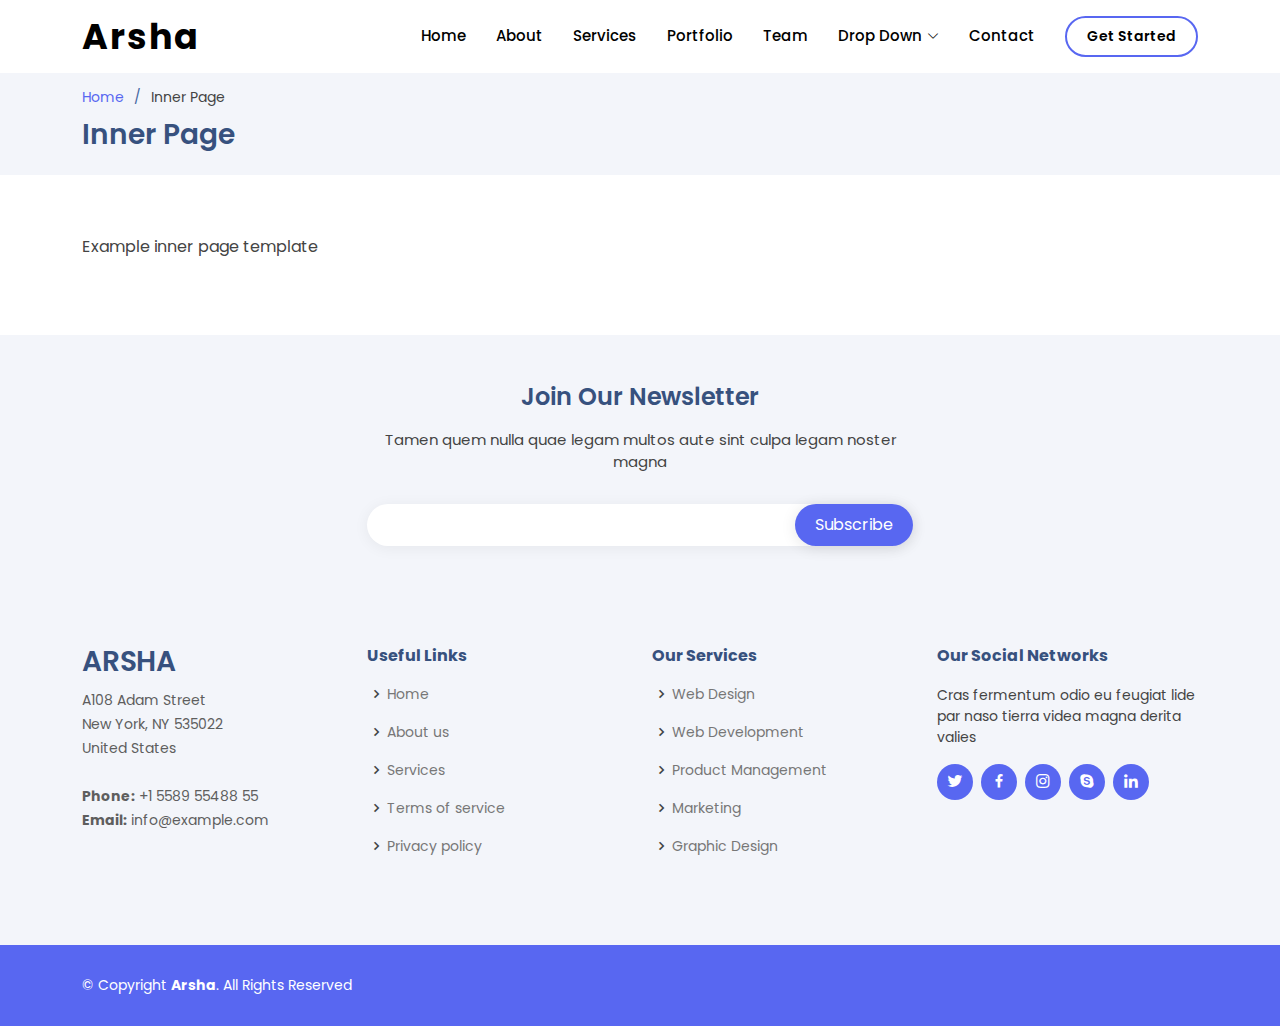
<file: inner-page.html>
<!DOCTYPE html>
<html lang="en">

<head>
  <meta charset="utf-8">
  <meta content="width=device-width, initial-scale=1.0" name="viewport">

  <title>Inner Page - Arsha Bootstrap Template</title>
  <meta content="" name="description">
  <meta content="" name="keywords">

  <!-- Favicons -->
  <link href="assets/img/favicon.png" rel="icon">
  <link href="assets/img/apple-touch-icon.png" rel="apple-touch-icon">

  <!-- Google Fonts -->
  <link href="https://fonts.googleapis.com/css?family=Open+Sans:300,300i,400,400i,600,600i,700,700i|Jost:300,300i,400,400i,500,500i,600,600i,700,700i|Poppins:300,300i,400,400i,500,500i,600,600i,700,700i" rel="stylesheet">

  <!-- Vendor CSS Files -->
  <link href="assets/vendor/aos/aos.css" rel="stylesheet">
  <link href="assets/vendor/bootstrap/css/bootstrap.min.css" rel="stylesheet">
  <link href="assets/vendor/bootstrap-icons/bootstrap-icons.css" rel="stylesheet">
  <link href="assets/vendor/boxicons/css/boxicons.min.css" rel="stylesheet">
  <link href="assets/vendor/glightbox/css/glightbox.min.css" rel="stylesheet">
  <link href="assets/vendor/remixicon/remixicon.css" rel="stylesheet">
  <link href="assets/vendor/swiper/swiper-bundle.min.css" rel="stylesheet">

  <!-- Template Main CSS File -->
  <link href="assets/css/style.css" rel="stylesheet">

  <!-- =======================================================
  * Template Name: Arsha - v4.8.0
  * Template URL: https://bootstrapmade.com/arsha-free-bootstrap-html-template-corporate/
  * Author: BootstrapMade.com
  * License: https://bootstrapmade.com/license/
  ======================================================== -->
</head>

<body>

  <!-- ======= Header ======= -->
  <header id="header" class="fixed-top header-inner-pages">
    <div class="container d-flex align-items-center">

      <h1 class="logo me-auto"><a href="index.html">Arsha</a></h1>
      <!-- Uncomment below if you prefer to use an image logo -->
      <!-- <a href="index.html" class="logo me-auto"><img src="assets/img/logo.png" alt="" class="img-fluid"></a>-->

      <nav id="navbar" class="navbar">
        <ul>
          <li><a class="nav-link scrollto " href="#hero">Home</a></li>
          <li><a class="nav-link scrollto" href="#about">About</a></li>
          <li><a class="nav-link scrollto" href="#services">Services</a></li>
          <li><a class="nav-link   scrollto" href="#portfolio">Portfolio</a></li>
          <li><a class="nav-link scrollto" href="#team">Team</a></li>
          <li class="dropdown"><a href="#"><span>Drop Down</span> <i class="bi bi-chevron-down"></i></a>
            <ul>
              <li><a href="#">Drop Down 1</a></li>
              <li class="dropdown"><a href="#"><span>Deep Drop Down</span> <i class="bi bi-chevron-right"></i></a>
                <ul>
                  <li><a href="#">Deep Drop Down 1</a></li>
                  <li><a href="#">Deep Drop Down 2</a></li>
                  <li><a href="#">Deep Drop Down 3</a></li>
                  <li><a href="#">Deep Drop Down 4</a></li>
                  <li><a href="#">Deep Drop Down 5</a></li>
                </ul>
              </li>
              <li><a href="#">Drop Down 2</a></li>
              <li><a href="#">Drop Down 3</a></li>
              <li><a href="#">Drop Down 4</a></li>
            </ul>
          </li>
          <li><a class="nav-link scrollto" href="#contact">Contact</a></li>
          <li><a class="getstarted scrollto" href="#about">Get Started</a></li>
        </ul>
        <i class="bi bi-list mobile-nav-toggle"></i>
      </nav><!-- .navbar -->

    </div>
  </header><!-- End Header -->

  <main id="main">

    <!-- ======= Breadcrumbs ======= -->
    <section id="breadcrumbs" class="breadcrumbs">
      <div class="container">

        <ol>
          <li><a href="index.html">Home</a></li>
          <li>Inner Page</li>
        </ol>
        <h2>Inner Page</h2>

      </div>
    </section><!-- End Breadcrumbs -->

    <section class="inner-page">
      <div class="container">
        <p>
          Example inner page template
        </p>
      </div>
    </section>

  </main><!-- End #main -->

  <!-- ======= Footer ======= -->
  <footer id="footer">

    <div class="footer-newsletter">
      <div class="container">
        <div class="row justify-content-center">
          <div class="col-lg-6">
            <h4>Join Our Newsletter</h4>
            <p>Tamen quem nulla quae legam multos aute sint culpa legam noster magna</p>
            <form action="" method="post">
              <input type="email" name="email"><input type="submit" value="Subscribe">
            </form>
          </div>
        </div>
      </div>
    </div>

    <div class="footer-top">
      <div class="container">
        <div class="row">

          <div class="col-lg-3 col-md-6 footer-contact">
            <h3>Arsha</h3>
            <p>
              A108 Adam Street <br>
              New York, NY 535022<br>
              United States <br><br>
              <strong>Phone:</strong> +1 5589 55488 55<br>
              <strong>Email:</strong> info@example.com<br>
            </p>
          </div>

          <div class="col-lg-3 col-md-6 footer-links">
            <h4>Useful Links</h4>
            <ul>
              <li><i class="bx bx-chevron-right"></i> <a href="#">Home</a></li>
              <li><i class="bx bx-chevron-right"></i> <a href="#">About us</a></li>
              <li><i class="bx bx-chevron-right"></i> <a href="#">Services</a></li>
              <li><i class="bx bx-chevron-right"></i> <a href="#">Terms of service</a></li>
              <li><i class="bx bx-chevron-right"></i> <a href="#">Privacy policy</a></li>
            </ul>
          </div>

          <div class="col-lg-3 col-md-6 footer-links">
            <h4>Our Services</h4>
            <ul>
              <li><i class="bx bx-chevron-right"></i> <a href="#">Web Design</a></li>
              <li><i class="bx bx-chevron-right"></i> <a href="#">Web Development</a></li>
              <li><i class="bx bx-chevron-right"></i> <a href="#">Product Management</a></li>
              <li><i class="bx bx-chevron-right"></i> <a href="#">Marketing</a></li>
              <li><i class="bx bx-chevron-right"></i> <a href="#">Graphic Design</a></li>
            </ul>
          </div>

          <div class="col-lg-3 col-md-6 footer-links">
            <h4>Our Social Networks</h4>
            <p>Cras fermentum odio eu feugiat lide par naso tierra videa magna derita valies</p>
            <div class="social-links mt-3">
              <a href="#" class="twitter"><i class="bx bxl-twitter"></i></a>
              <a href="#" class="facebook"><i class="bx bxl-facebook"></i></a>
              <a href="#" class="instagram"><i class="bx bxl-instagram"></i></a>
              <a href="#" class="google-plus"><i class="bx bxl-skype"></i></a>
              <a href="#" class="linkedin"><i class="bx bxl-linkedin"></i></a>
            </div>
          </div>

        </div>
      </div>
    </div>

    <div class="container footer-bottom clearfix">
      <div class="copyright">
        &copy; Copyright <strong><span>Arsha</span></strong>. All Rights Reserved
      </div>
      
    </div>
  </footer><!-- End Footer -->

  <div id="preloader"></div>
  <a href="#" class="back-to-top d-flex align-items-center justify-content-center"><i class="bi bi-arrow-up-short"></i></a>

  <!-- Vendor JS Files -->
  <script src="assets/vendor/aos/aos.js"></script>
  <script src="assets/vendor/bootstrap/js/bootstrap.bundle.min.js"></script>
  <script src="assets/vendor/glightbox/js/glightbox.min.js"></script>
  <script src="assets/vendor/isotope-layout/isotope.pkgd.min.js"></script>
  <script src="assets/vendor/swiper/swiper-bundle.min.js"></script>
  <script src="assets/vendor/waypoints/noframework.waypoints.js"></script>
  <script src="assets/vendor/php-email-form/validate.js"></script>

  <!-- Template Main JS File -->
  <script src="assets/js/main.js"></script>

</body>

</html>
</file>
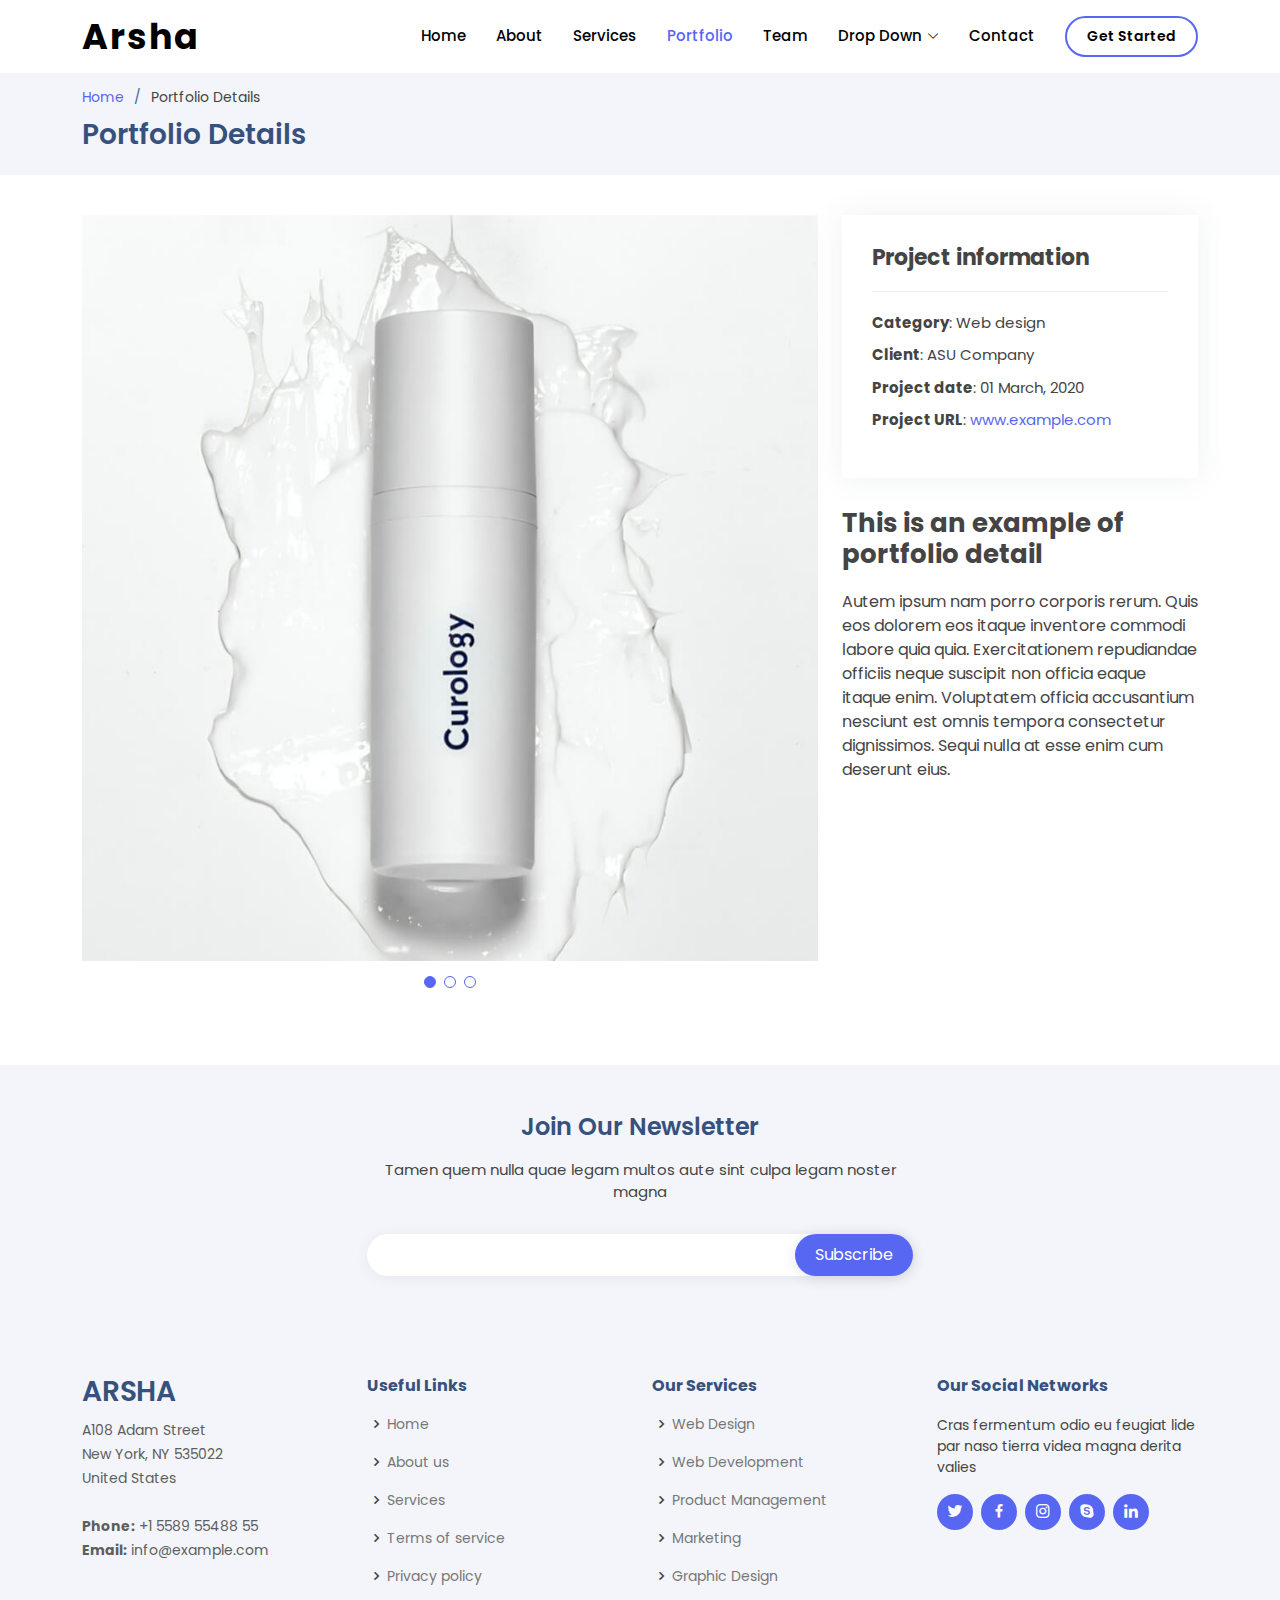
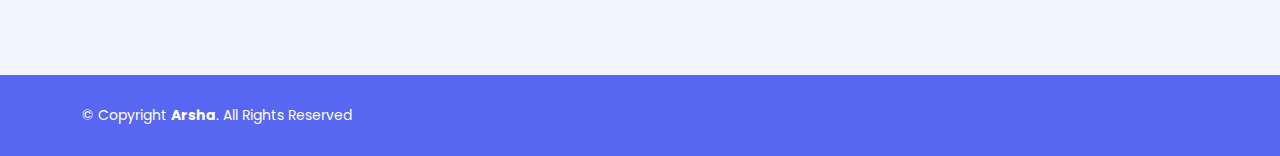
<file: portfolio-details.html>
<!DOCTYPE html>
<html lang="en">

<head>
  <meta charset="utf-8">
  <meta content="width=device-width, initial-scale=1.0" name="viewport">

  <title>Portfolio Details - Arsha Bootstrap Template</title>
  <meta content="" name="description">
  <meta content="" name="keywords">

  <!-- Favicons -->
  <link href="assets/img/favicon.png" rel="icon">
  <link href="assets/img/apple-touch-icon.png" rel="apple-touch-icon">

  <!-- Google Fonts -->
  <link href="https://fonts.googleapis.com/css?family=Open+Sans:300,300i,400,400i,600,600i,700,700i|Jost:300,300i,400,400i,500,500i,600,600i,700,700i|Poppins:300,300i,400,400i,500,500i,600,600i,700,700i" rel="stylesheet">

  <!-- Vendor CSS Files -->
  <link href="assets/vendor/aos/aos.css" rel="stylesheet">
  <link href="assets/vendor/bootstrap/css/bootstrap.min.css" rel="stylesheet">
  <link href="assets/vendor/bootstrap-icons/bootstrap-icons.css" rel="stylesheet">
  <link href="assets/vendor/boxicons/css/boxicons.min.css" rel="stylesheet">
  <link href="assets/vendor/glightbox/css/glightbox.min.css" rel="stylesheet">
  <link href="assets/vendor/remixicon/remixicon.css" rel="stylesheet">
  <link href="assets/vendor/swiper/swiper-bundle.min.css" rel="stylesheet">

  <!-- Template Main CSS File -->
  <link href="assets/css/style.css" rel="stylesheet">

  <!-- =======================================================
  * Template Name: Arsha - v4.8.0
  * Template URL: https://bootstrapmade.com/arsha-free-bootstrap-html-template-corporate/
  * Author: BootstrapMade.com
  * License: https://bootstrapmade.com/license/
  ======================================================== -->
</head>

<body>

  <!-- ======= Header ======= -->
  <header id="header" class="fixed-top header-inner-pages">
    <div class="container d-flex align-items-center">

      <h1 class="logo me-auto"><a href="index.html">Arsha</a></h1>
      <!-- Uncomment below if you prefer to use an image logo -->
      <!-- <a href="index.html" class="logo me-auto"><img src="assets/img/logo.png" alt="" class="img-fluid"></a>-->

      <nav id="navbar" class="navbar">
        <ul>
          <li><a class="nav-link scrollto " href="#hero">Home</a></li>
          <li><a class="nav-link scrollto" href="#about">About</a></li>
          <li><a class="nav-link scrollto" href="#services">Services</a></li>
          <li><a class="nav-link  active scrollto" href="#portfolio">Portfolio</a></li>
          <li><a class="nav-link scrollto" href="#team">Team</a></li>
          <li class="dropdown"><a href="#"><span>Drop Down</span> <i class="bi bi-chevron-down"></i></a>
            <ul>
              <li><a href="#">Drop Down 1</a></li>
              <li class="dropdown"><a href="#"><span>Deep Drop Down</span> <i class="bi bi-chevron-right"></i></a>
                <ul>
                  <li><a href="#">Deep Drop Down 1</a></li>
                  <li><a href="#">Deep Drop Down 2</a></li>
                  <li><a href="#">Deep Drop Down 3</a></li>
                  <li><a href="#">Deep Drop Down 4</a></li>
                  <li><a href="#">Deep Drop Down 5</a></li>
                </ul>
              </li>
              <li><a href="#">Drop Down 2</a></li>
              <li><a href="#">Drop Down 3</a></li>
              <li><a href="#">Drop Down 4</a></li>
            </ul>
          </li>
          <li><a class="nav-link scrollto" href="#contact">Contact</a></li>
          <li><a class="getstarted scrollto" href="#about">Get Started</a></li>
        </ul>
        <i class="bi bi-list mobile-nav-toggle"></i>
      </nav><!-- .navbar -->

    </div>
  </header><!-- End Header -->

  <main id="main">

    <!-- ======= Breadcrumbs ======= -->
    <section id="breadcrumbs" class="breadcrumbs">
      <div class="container">

        <ol>
          <li><a href="index.html">Home</a></li>
          <li>Portfolio Details</li>
        </ol>
        <h2>Portfolio Details</h2>

      </div>
    </section><!-- End Breadcrumbs -->

    <!-- ======= Portfolio Details Section ======= -->
    <section id="portfolio-details" class="portfolio-details">
      <div class="container">

        <div class="row gy-4">

          <div class="col-lg-8">
            <div class="portfolio-details-slider swiper">
              <div class="swiper-wrapper align-items-center">

                <div class="swiper-slide">
                  <img src="assets/img/portfolio/portfolio-1.jpg" alt="">
                </div>

                <div class="swiper-slide">
                  <img src="assets/img/portfolio/portfolio-2.jpg" alt="">
                </div>

                <div class="swiper-slide">
                  <img src="assets/img/portfolio/portfolio-3.jpg" alt="">
                </div>

              </div>
              <div class="swiper-pagination"></div>
            </div>
          </div>

          <div class="col-lg-4">
            <div class="portfolio-info">
              <h3>Project information</h3>
              <ul>
                <li><strong>Category</strong>: Web design</li>
                <li><strong>Client</strong>: ASU Company</li>
                <li><strong>Project date</strong>: 01 March, 2020</li>
                <li><strong>Project URL</strong>: <a href="#">www.example.com</a></li>
              </ul>
            </div>
            <div class="portfolio-description">
              <h2>This is an example of portfolio detail</h2>
              <p>
                Autem ipsum nam porro corporis rerum. Quis eos dolorem eos itaque inventore commodi labore quia quia. Exercitationem repudiandae officiis neque suscipit non officia eaque itaque enim. Voluptatem officia accusantium nesciunt est omnis tempora consectetur dignissimos. Sequi nulla at esse enim cum deserunt eius.
              </p>
            </div>
          </div>

        </div>

      </div>
    </section><!-- End Portfolio Details Section -->

  </main><!-- End #main -->

  <!-- ======= Footer ======= -->
  <footer id="footer">

    <div class="footer-newsletter">
      <div class="container">
        <div class="row justify-content-center">
          <div class="col-lg-6">
            <h4>Join Our Newsletter</h4>
            <p>Tamen quem nulla quae legam multos aute sint culpa legam noster magna</p>
            <form action="" method="post">
              <input type="email" name="email"><input type="submit" value="Subscribe">
            </form>
          </div>
        </div>
      </div>
    </div>

    <div class="footer-top">
      <div class="container">
        <div class="row">

          <div class="col-lg-3 col-md-6 footer-contact">
            <h3>Arsha</h3>
            <p>
              A108 Adam Street <br>
              New York, NY 535022<br>
              United States <br><br>
              <strong>Phone:</strong> +1 5589 55488 55<br>
              <strong>Email:</strong> info@example.com<br>
            </p>
          </div>

          <div class="col-lg-3 col-md-6 footer-links">
            <h4>Useful Links</h4>
            <ul>
              <li><i class="bx bx-chevron-right"></i> <a href="#">Home</a></li>
              <li><i class="bx bx-chevron-right"></i> <a href="#">About us</a></li>
              <li><i class="bx bx-chevron-right"></i> <a href="#">Services</a></li>
              <li><i class="bx bx-chevron-right"></i> <a href="#">Terms of service</a></li>
              <li><i class="bx bx-chevron-right"></i> <a href="#">Privacy policy</a></li>
            </ul>
          </div>

          <div class="col-lg-3 col-md-6 footer-links">
            <h4>Our Services</h4>
            <ul>
              <li><i class="bx bx-chevron-right"></i> <a href="#">Web Design</a></li>
              <li><i class="bx bx-chevron-right"></i> <a href="#">Web Development</a></li>
              <li><i class="bx bx-chevron-right"></i> <a href="#">Product Management</a></li>
              <li><i class="bx bx-chevron-right"></i> <a href="#">Marketing</a></li>
              <li><i class="bx bx-chevron-right"></i> <a href="#">Graphic Design</a></li>
            </ul>
          </div>

          <div class="col-lg-3 col-md-6 footer-links">
            <h4>Our Social Networks</h4>
            <p>Cras fermentum odio eu feugiat lide par naso tierra videa magna derita valies</p>
            <div class="social-links mt-3">
              <a href="#" class="twitter"><i class="bx bxl-twitter"></i></a>
              <a href="#" class="facebook"><i class="bx bxl-facebook"></i></a>
              <a href="#" class="instagram"><i class="bx bxl-instagram"></i></a>
              <a href="#" class="google-plus"><i class="bx bxl-skype"></i></a>
              <a href="#" class="linkedin"><i class="bx bxl-linkedin"></i></a>
            </div>
          </div>

        </div>
      </div>
    </div>

    <div class="container footer-bottom clearfix">
      <div class="copyright">
        &copy; Copyright <strong><span>Arsha</span></strong>. All Rights Reserved
      </div>
      
    </div>
  </footer><!-- End Footer -->

  <div id="preloader"></div>
  <a href="#" class="back-to-top d-flex align-items-center justify-content-center"><i class="bi bi-arrow-up-short"></i></a>

  <!-- Vendor JS Files -->
  <script src="assets/vendor/aos/aos.js"></script>
  <script src="assets/vendor/bootstrap/js/bootstrap.bundle.min.js"></script>
  <script src="assets/vendor/glightbox/js/glightbox.min.js"></script>
  <script src="assets/vendor/isotope-layout/isotope.pkgd.min.js"></script>
  <script src="assets/vendor/swiper/swiper-bundle.min.js"></script>
  <script src="assets/vendor/waypoints/noframework.waypoints.js"></script>
  <script src="assets/vendor/php-email-form/validate.js"></script>

  <!-- Template Main JS File -->
  <script src="assets/js/main.js"></script>

</body>

</html>
</file>
<file: assets/css/style.css>
/**
* Template Name: Arsha - v4.8.0
* Template URL: https://bootstrapmade.com/arsha-free-bootstrap-html-template-corporate/
* Author: BootstrapMade.com
* License: https://bootstrapmade.com/license/
*/

/*--------------------------------------------------------------
# General
--------------------------------------------------------------*/
body {
  font-family: 'Poppins', sans-serif;
  color: #444444;
}

a {
  color: #5867F1;
  text-decoration: none;
}

a:hover {
  color: #5867F1;
  text-decoration: none;
}

h1,
h2,
h3,
h4,
h5,
h6 {
  font-family: 'Poppins', sans-serif;
}

/*--------------------------------------------------------------
# Preloader
--------------------------------------------------------------*/
#preloader {
  position: fixed;
  top: 0;
  left: 0;
  right: 0;
  bottom: 0;
  z-index: 9999;
  overflow: hidden;
  background: #37517e;
}

#preloader:before {
  content: "";
  position: fixed;
  top: calc(50% - 30px);
  left: calc(50% - 30px);
  border: 6px solid #5867F1;
  border-top-color: #fff;
  border-bottom-color: #fff;
  border-radius: 50%;
  width: 60px;
  height: 60px;
  -webkit-animation: animate-preloader 1s linear infinite;
  animation: animate-preloader 1s linear infinite;
}

@-webkit-keyframes animate-preloader {
  0% {
    transform: rotate(0deg);
  }

  100% {
    transform: rotate(360deg);
  }
}

@keyframes animate-preloader {
  0% {
    transform: rotate(0deg);
  }

  100% {
    transform: rotate(360deg);
  }
}

/*--------------------------------------------------------------
# Back to top button
--------------------------------------------------------------*/
.back-to-top {
  position: fixed;
  visibility: hidden;
  opacity: 0;
  right: 15px;
  bottom: 15px;
  z-index: 996;
  background: #5867F1;
  width: 40px;
  height: 40px;
  border-radius: 50px;
  transition: all 0.4s;
}

.back-to-top i {
  font-size: 24px;
  color: #fff;
  line-height: 0;
}

.back-to-top:hover {
  background: #5867F1;
  color: #fff;
}

.back-to-top.active {
  visibility: visible;
  opacity: 1;
}

/*--------------------------------------------------------------
# Header
--------------------------------------------------------------*/
#header {
  transition: all 0.5s;
  z-index: 997;
  padding: 15px 0;
}

#header.header-scrolled,
#header.header-inner-pages {
  background: #FFF;
}

#header .logo {
  font-size: 35px;
  margin: 0;
  padding: 0;
  line-height: 1;
  font-weight: 500;
  letter-spacing: 2px;
  text-transform: none;
}

#header .logo a {
  color: #000;
  font-weight:650;
}

#header .logo a:hover {
  text-decoration: none;
}

#header .logo img {
  max-height: 40px;
}

/*--------------------------------------------------------------
# Navigation Menu
--------------------------------------------------------------*/
/**
* Desktop Navigation 
*/
.navbar {
  padding: 0;
}

.navbar ul {
  margin: 0;
  padding: 0;
  display: flex;
  list-style: none;
  align-items: center;
}

.navbar li {
  position: relative;
}

.navbar a,
.navbar a:focus {
  display: flex;
  align-items: center;
  justify-content: space-between;
  padding: 10px 0 10px 30px;
  font-size: 15px;
  font-weight: 500;
  color: #000;
  white-space: nowrap;
  transition: 0.3s;
}

.navbar a i,
.navbar a:focus i {
  font-size: 12px;
  line-height: 0;
  margin-left: 5px;
}

.navbar a:hover,
.navbar .active,
.navbar .active:focus,
.navbar li:hover>a {
  color: #5867F1;
  text-decoration: none;
}

.navbar .getstarted,
.navbar .getstarted:focus {
  padding: 8px 20px;
  margin-left: 30px;
  border-radius: 50px;
  color: #000;
  font-size: 14px;
  border: 2px solid #5867F1;
  font-weight: 600;
}

.navbar .getstarted:hover,
.navbar .getstarted:focus:hover {
  color: #fff;
  background: #5867F1;
}

.navbar .dropdown ul {
  display: block;
  position: absolute;
  left: 14px;
  top: calc(100% + 30px);
  margin: 0;
  padding: 10px 0;
  z-index: 99;
  opacity: 0;
  visibility: hidden;
  background: #fff;
  box-shadow: 0px 0px 30px rgba(127, 137, 161, 0.25);
  transition: 0.3s;
  border-radius: 4px;
}

.navbar .dropdown ul li {
  min-width: 200px;
}

.navbar .dropdown ul a {
  padding: 10px 20px;
  font-size: 14px;
  text-transform: none;
  font-weight: 500;
  color: #0c3c53;
}

.navbar .dropdown ul a i {
  font-size: 12px;
}

.navbar .dropdown ul a:hover,
.navbar .dropdown ul .active:hover,
.navbar .dropdown ul li:hover>a {
  color: #5867F1;
}

.navbar .dropdown:hover>ul {
  opacity: 1;
  top: 100%;
  visibility: visible;
}

.navbar .dropdown .dropdown ul {
  top: 0;
  left: calc(100% - 30px);
  visibility: hidden;
}

.navbar .dropdown .dropdown:hover>ul {
  opacity: 1;
  top: 0;
  left: 100%;
  visibility: visible;
}

@media (max-width: 1366px) {
  .navbar .dropdown .dropdown ul {
    left: -90%;
  }

  .navbar .dropdown .dropdown:hover>ul {
    left: -100%;
  }
}

/**
* Mobile Navigation 
*/
.mobile-nav-toggle {
  color: #000;
  font-size: 28px;
  cursor: pointer;
  display: none;
  line-height: 0;
  transition: 0.5s;
}

.mobile-nav-toggle.bi-x {
  color: #FFF;
}

@media (max-width: 991px) {
  .mobile-nav-toggle {
    display: block;
  }

  .navbar ul {
    display: none;
  }
}

.navbar-mobile {
  position: fixed;
  overflow: hidden;
  top: 0;
  right: 0;
  left: 0;
  bottom: 0;
  background: rgba(40, 58, 90, 0.9);
  transition: 0.3s;
  z-index: 999;
}

.navbar-mobile .mobile-nav-toggle {
  position: absolute;
  top: 15px;
  right: 15px;
}

.navbar-mobile ul {
  display: block;
  position: absolute;
  top: 55px;
  right: 15px;
  bottom: 15px;
  left: 15px;
  padding: 10px 0;
  border-radius: 10px;
  background-color: #fff;
  overflow-y: auto;
  transition: 0.3s;
}

.navbar-mobile a,
.navbar-mobile a:focus {
  padding: 10px 20px;
  font-size: 15px;
  color: #37517e;
}

.navbar-mobile a:hover,
.navbar-mobile .active,
.navbar-mobile li:hover>a {
  color: #5867F1;
}

.navbar-mobile .getstarted,
.navbar-mobile .getstarted:focus {
  margin: 15px;
  color: #37517e;
}

.navbar-mobile .dropdown ul {
  position: static;
  display: none;
  margin: 10px 20px;
  padding: 10px 0;
  z-index: 99;
  opacity: 1;
  visibility: visible;
  background: #fff;
  box-shadow: 0px 0px 30px rgba(127, 137, 161, 0.25);
}

.navbar-mobile .dropdown ul li {
  min-width: 200px;
}

.navbar-mobile .dropdown ul a {
  padding: 10px 20px;
}

.navbar-mobile .dropdown ul a i {
  font-size: 12px;
}

.navbar-mobile .dropdown ul a:hover,
.navbar-mobile .dropdown ul .active:hover,
.navbar-mobile .dropdown ul li:hover>a {
  color: #5867F1;
}

.navbar-mobile .dropdown>.dropdown-active {
  display: block;
}

/*--------------------------------------------------------------
# Hero Section
--------------------------------------------------------------*/
#hero {
  width: 100%;
  height: 80vh;
  background: #E6E7FD;
}

#hero .container {
  padding-top: 72px;
}

#hero h1 {
  margin: 0 0 10px 0;
  font-size: 48px;
  font-weight: 600;
  line-height: 56px;
  color: #000;
}

#hero h2 {
  color: #333333;
  margin-bottom: 50px;
  font-size: 24px;
  font-weight: 400;
  line-height: 37px;
}

#hero h2 a:hover {
  text-decoration: underline;
}

#hero .btn-get-started {
  font-family: "Poppins", sans-serif;
  font-weight: 500;
  font-size: 16px;
  letter-spacing: 1px;
  display: inline-block;
  padding: 8px 26px 9px 26px;
  border-radius: 50px;
  transition: 0.5s;
  margin: 10px 0 0 0;
  border: 2px solid #5867F1;
  color: #FFF;
  background: #5867F1;
}

#hero .btn-get-started:hover {
  background: none;
  border: 2px solid #5867F1;
  color: #000;
  text-decoration:none;
}

#hero .btn-watch-video {
  font-size: 16px;
  display: flex;
  align-items: center;
  transition: 0.5s;
  margin: 10px 0 0 25px;
  color: #fff;
  line-height: 1;
}

#hero .btn-watch-video i {
  line-height: 0;
  color: #fff;
  font-size: 32px;
  transition: 0.3s;
  margin-right: 8px;
}

#hero .btn-watch-video:hover i {
  color: #5867F1;
}

#hero .animated {
  animation: up-down 2s ease-in-out infinite alternate-reverse both;
}

@media (max-width: 991px) {
  #hero {
    height: 100vh;
    text-align: center;
  }

  #hero .animated {
    -webkit-animation: none;
    animation: none;
  }

  #hero .hero-img {
    text-align: center;
  }

  #hero .hero-img img {
    width: 50%;
  }
}

@media (max-width: 768px) {
  #hero h1 {
    font-size: 28px;
    line-height: 36px;
  }

  #hero h2 {
    font-size: 18px;
    line-height: 24px;
    margin-bottom: 30px;
  }

  #hero .hero-img img {
    width: 70%;
  }
}

@media (max-width: 575px) {
  #hero .hero-img img {
    width: 80%;
  }

  #hero .btn-get-started {
    font-size: 16px;
    padding: 10px 24px 11px 24px;
  }
}

@-webkit-keyframes up-down {
  0% {
    transform: translateY(10px);
  }

  100% {
    transform: translateY(-10px);
  }
}

@keyframes up-down {
  0% {
    transform: translateY(10px);
  }

  100% {
    transform: translateY(-10px);
  }
}

/*--------------------------------------------------------------
# Sections General
--------------------------------------------------------------*/
section {
  padding: 60px 0;
  overflow: hidden;
}

.section-bg {
  background-color: #f3f5fa;
}

.section-title {
  text-align: center;
  padding-bottom: 30px;
}

.section-title h2 {
  font-size: 32px;
  font-weight: bold;
  text-transform: none;
  margin-bottom: 20px;
  padding-bottom: 20px;
  position: relative;
  color: #333333;
}

.section-title h2::before {
  content: "";
  position: absolute;
  display: block;
  width: 120px;
  height: 1px;
  background: #ddd;
  bottom: 1px;
  left: calc(50% - 60px);
}

.section-title h2::after {
  content: "";
  position: absolute;
  display: block;
  width: 40px;
  height: 3px;
  background: #5867F1;
  bottom: 0;
  left: calc(50% - 20px);
}

.section-title p {
  margin-bottom: 0;
}

/*--------------------------------------------------------------
# Clients
--------------------------------------------------------------*/
.clients {
  padding: 12px 0;
  text-align: center;
}

.clients img {
  max-width: 45%;
  transition: all 0.4s ease-in-out;
  display: inline-block;
  padding: 15px 0;
  filter: grayscale(100);
}

.clients img:hover {
  filter: none;
  transform: scale(1.1);
}

@media (max-width: 768px) {
  .clients img {
    max-width: 40%;
  }
}

/*--------------------------------------------------------------
# About Us
--------------------------------------------------------------*/
.about .content h3 {
  font-weight: 600;
  font-size: 26px;
}

.about .content ul {
  list-style: none;
  padding: 0;
}

.about .content ul li {
  padding-left: 28px;
  position: relative;
}

.about .content ul li+li {
  margin-top: 10px;
}

.about .content ul i {
  position: absolute;
  left: 0;
  top: 2px;
  font-size: 20px;
  color: #5867F1;
  line-height: 1;
}

.about .content p:last-child {
  margin-bottom: 0;
}

.about .content .btn-learn-more {
  font-family: "Poppins", sans-serif;
  font-weight: 500;
  font-size: 14px;
  letter-spacing: 1px;
  display: inline-block;
  padding: 12px 32px;
  border-radius: 4px;
  transition: 0.3s;
  line-height: 1;
  color: #5867F1;
  -webkit-animation-delay: 0.8s;
  animation-delay: 0.8s;
  margin-top: 6px;
  border: 2px solid #5867F1;
}

.about .content .btn-learn-more:hover {
  background: #5867F1;
  color: #fff;
  text-decoration: none;
}

/*--------------------------------------------------------------
# Why Us
--------------------------------------------------------------*/
.why-us .content {
  padding: 60px 100px 0 100px;
}

.why-us .content h3 {
  font-weight: 400;
  font-size: 34px;
  color: #333333;
}

.why-us .content h3 strong {
  color: #5867F1;
}

.why-us .content h4 {
  font-size: 20px;
  font-weight: 700;
  margin-top: 5px;
}

.why-us .content p {
  font-size: 15px;
  color: #848484;
}

.why-us .img {
  background-size: contain;
  background-repeat: no-repeat;
  background-position: center center;
}

.why-us .accordion-list {
  padding: 0 100px 60px 100px;
}

.why-us .accordion-list ul {
  padding: 0;
  list-style: none;
}

.why-us .accordion-list li+li {
  margin-top: 15px;
}

.why-us .accordion-list li {
  padding: 20px;
  background: #fff;
  border-radius: 4px;
}

.why-us .accordion-list a {
  display: block;
  position: relative;
  font-family: "Poppins", sans-serif;
  font-size: 16px;
  line-height: 24px;
  font-weight: 500;
  padding-right: 30px;
  outline: none;
  cursor: pointer;
}

.why-us .accordion-list span {
  color: #5867F1;
  font-weight: 600;
  font-size: 18px;
  padding-right: 10px;
}

.why-us .accordion-list i {
  font-size: 24px;
  position: absolute;
  right: 0;
  top: 0;
}

.why-us .accordion-list p {
  margin-bottom: 0;
  padding: 10px 0 0 0;
}

.why-us .accordion-list .icon-show {
  display: none;
}

.why-us .accordion-list a.collapsed {
  color: #343a40;
}

.why-us .accordion-list a.collapsed:hover {
  color: #5867F1;
}

.why-us .accordion-list a.collapsed .icon-show {
  display: inline-block;
}

.why-us .accordion-list a.collapsed .icon-close {
  display: none;
}

@media (max-width: 1024px) {

  .why-us .content,
  .why-us .accordion-list {
    padding-left: 0;
    padding-right: 0;
  }
}

@media (max-width: 992px) {
  .why-us .img {
    min-height: 400px;
  }

  .why-us .content {
    padding-top: 30px;
  }

  .why-us .accordion-list {
    padding-bottom: 30px;
  }
}

@media (max-width: 575px) {
  .why-us .img {
    min-height: 200px;
  }
}

/*--------------------------------------------------------------
# Skills
--------------------------------------------------------------*/
.skills .content h3 {
  font-weight: 700;
  font-size: 32px;
  color: #37517e;
  font-family: "Poppins", sans-serif;
}

.skills .content ul {
  list-style: none;
  padding: 0;
}

.skills .content ul li {
  padding-bottom: 10px;
}

.skills .content ul i {
  font-size: 20px;
  padding-right: 4px;
  color: #5867F1;
}

.skills .content p:last-child {
  margin-bottom: 0;
}

.skills .progress {
  height: 60px;
  display: block;
  background: none;
  border-radius: 0;
}

.skills .progress .skill {
  padding: 0;
  margin: 0 0 6px 0;
  text-transform: uppercase;
  display: block;
  font-weight: 600;
  font-family: "Poppins", sans-serif;
  color: #37517e;
}

.skills .progress .skill .val {
  float: right;
  font-style: normal;
}

.skills .progress-bar-wrap {
  background: #e8edf5;
  height: 10px;
}

.skills .progress-bar {
  width: 1px;
  height: 10px;
  transition: 0.9s;
  background-color: #4668a2;
}

/*--------------------------------------------------------------
# Services
--------------------------------------------------------------*/
.services .icon-box {
  box-shadow: 0px 0 25px 0 rgba(0, 0, 0, 0.1);
  padding: 50px 30px;
  transition: all ease-in-out 0.4s;
  background: #fff;
}

.services .icon-box .icon {
  margin-bottom: 10px;
}

.services .icon-box .icon i {
  color: #5867F1;
  font-size: 36px;
  transition: 0.3s;
}

.services .icon-box h4 {
  font-weight: 500;
  margin-bottom: 15px;
  font-size: 24px;
}

.services .icon-box h4 a {
  color: #37517e;
  transition: ease-in-out 0.3s;
}

.services .icon-box p {
  line-height: 24px;
  font-size: 14px;
  margin-bottom: 0;
}

.services .icon-box:hover {
  transform: translateY(-10px);
}

.services .icon-box:hover h4 a {
  color: #5867F1;
}

/*--------------------------------------------------------------
# Cta
--------------------------------------------------------------*/
.cta {
  background: linear-gradient(rgba(88, 103, 241, 0.9), rgba(88, 103, 241, 0.9)), url("../img/cta-bg.jpg") fixed center center;
  background-size: cover;
  padding: 120px 0;
}

.cta h3 {
  color: #fff;
  font-size: 28px;
  font-weight: 700;
}

.cta p {
  color: #fff;
}

.cta .cta-btn {
  font-family: "Poppins", sans-serif;
  font-weight: 500;
  font-size: 16px;
  letter-spacing: 1px;
  display: inline-block;
  padding: 12px 40px;
  border-radius: 50px;
  transition: 0.5s;
  margin: 10px;
  border: 2px solid #fff;
  color: #fff;
}

.cta .cta-btn:hover {
  background: #5867F1;
  border: 2px solid #5867F1;
}

@media (max-width: 1024px) {
  .cta {
    background-attachment: scroll;
  }
}

@media (min-width: 769px) {
  .cta .cta-btn-container {
    display: flex;
    align-items: center;
    justify-content: flex-end;
  }
}

/*--------------------------------------------------------------
# Portfolio
--------------------------------------------------------------*/
.portfolio #portfolio-flters {
  list-style: none;
  margin-bottom: 20px;
}

.portfolio #portfolio-flters li {
  cursor: pointer;
  display: inline-block;
  margin: 10px 5px;
  font-size: 15px;
  font-weight: 500;
  line-height: 1;
  color: #444444;
  transition: all 0.3s;
  padding: 8px 20px;
  border-radius: 50px;
  font-family: "Poppins", sans-serif;
}

.portfolio #portfolio-flters li:hover,
.portfolio #portfolio-flters li.filter-active {
  background: #5867F1;
  color: #fff;
}

.portfolio .portfolio-item {
  margin-bottom: 30px;
}

.portfolio .portfolio-item .portfolio-img {
  overflow: hidden;
}

.portfolio .portfolio-item .portfolio-img img {
  transition: all 0.6s;
}

.portfolio .portfolio-item .portfolio-info {
  opacity: 0;
  position: absolute;
  left: 15px;
  bottom: 0;
  z-index: 3;
  right: 15px;
  transition: all 0.3s;
  background: rgba(55, 81, 126, 0.8);
  padding: 10px 15px;
}

.portfolio .portfolio-item .portfolio-info h4 {
  font-size: 18px;
  color: #fff;
  font-weight: 600;
  color: #fff;
  margin-bottom: 0px;
}

.portfolio .portfolio-item .portfolio-info p {
  color: #f9fcfe;
  font-size: 14px;
  margin-bottom: 0;
}

.portfolio .portfolio-item .portfolio-info .preview-link,
.portfolio .portfolio-item .portfolio-info .details-link {
  position: absolute;
  right: 40px;
  font-size: 24px;
  top: calc(50% - 18px);
  color: #fff;
  transition: 0.3s;
}

.portfolio .portfolio-item .portfolio-info .preview-link:hover,
.portfolio .portfolio-item .portfolio-info .details-link:hover {
  color: #5867F1;
}

.portfolio .portfolio-item .portfolio-info .details-link {
  right: 10px;
}

.portfolio .portfolio-item:hover .portfolio-img img {
  transform: scale(1.15);
}

.portfolio .portfolio-item:hover .portfolio-info {
  opacity: 1;
}

/*--------------------------------------------------------------
# Portfolio Details
--------------------------------------------------------------*/
.portfolio-details {
  padding-top: 40px;
}

.portfolio-details .portfolio-details-slider img {
  width: 100%;
}

.portfolio-details .portfolio-details-slider .swiper-pagination {
  margin-top: 20px;
  position: relative;
}

.portfolio-details .portfolio-details-slider .swiper-pagination .swiper-pagination-bullet {
  width: 12px;
  height: 12px;
  background-color: #fff;
  opacity: 1;
  border: 1px solid #5867F1;
}

.portfolio-details .portfolio-details-slider .swiper-pagination .swiper-pagination-bullet-active {
  background-color: #5867F1;
}

.portfolio-details .portfolio-info {
  padding: 30px;
  box-shadow: 0px 0 30px rgba(55, 81, 126, 0.08);
}

.portfolio-details .portfolio-info h3 {
  font-size: 22px;
  font-weight: 700;
  margin-bottom: 20px;
  padding-bottom: 20px;
  border-bottom: 1px solid #eee;
}

.portfolio-details .portfolio-info ul {
  list-style: none;
  padding: 0;
  font-size: 15px;
}

.portfolio-details .portfolio-info ul li+li {
  margin-top: 10px;
}

.portfolio-details .portfolio-description {
  padding-top: 30px;
}

.portfolio-details .portfolio-description h2 {
  font-size: 26px;
  font-weight: 700;
  margin-bottom: 20px;
}

.portfolio-details .portfolio-description p {
  padding: 0;
}

/*--------------------------------------------------------------
# Team
--------------------------------------------------------------*/
.team .member {
  position: relative;
  box-shadow: 0px 2px 15px rgba(0, 0, 0, 0.1);
  padding: 30px;
  border-radius: 5px;
  background: #fff;
  transition: 0.5s;
}

.team .member .pic {
  overflow: hidden;
  width: 180px;
  border-radius: 50%;
}

.team .member .pic img {
  transition: ease-in-out 0.3s;
}

.team .member:hover {
  transform: translateY(-10px);
}

.team .member .member-info {
  padding-left: 30px;
}

.team .member h4 {
  font-weight: 700;
  margin-bottom: 5px;
  font-size: 20px;
  color: #37517e;
}

.team .member span {
  display: block;
  font-size: 15px;
  padding-bottom: 10px;
  position: relative;
  font-weight: 500;
}

.team .member span::after {
  content: "";
  position: absolute;
  display: block;
  width: 50px;
  height: 1px;
  background: #cbd6e9;
  bottom: 0;
  left: 0;
}

.team .member p {
  margin: 10px 0 0 0;
  font-size: 14px;
}

.team .member .social {
  margin-top: 12px;
  display: flex;
  align-items: center;
  justify-content: flex-start;
}

.team .member .social a {
  transition: ease-in-out 0.3s;
  display: flex;
  align-items: center;
  justify-content: center;
  border-radius: 50px;
  width: 32px;
  height: 32px;
  background: #eff2f8;
}

.team .member .social a i {
  color: #37517e;
  font-size: 16px;
  margin: 0 2px;
}

.team .member .social a:hover {
  background: #5867F1;
}

.team .member .social a:hover i {
  color: #fff;
}

.team .member .social a+a {
  margin-left: 8px;
}

/*--------------------------------------------------------------
# Pricing
--------------------------------------------------------------*/
.pricing .row {
  padding-top: 40px;
}

.pricing .box {
  padding: 60px 40px;
  box-shadow: 0 3px 20px -2px rgba(20, 45, 100, 0.1);
  background: #fff;
  height: 100%;
  border-top: 4px solid #fff;
  border-radius: 5px;
}

.pricing h3 {
  font-weight: 500;
  margin-bottom: 15px;
  font-size: 20px;
  color: #37517e;
}

.pricing h4 {
  font-size: 48px;
  color: #37517e;
  font-weight: 400;
  font-family: "Poppins", sans-serif;
  margin-bottom: 25px;
}

.pricing h4 sup {
  font-size: 28px;
}

.pricing h4 span {
  color: #5867F1;
  font-size: 18px;
  display: block;
}

.pricing ul {
  padding: 20px 0;
  list-style: none;
  color: #999;
  text-align: left;
  line-height: 20px;
}

.pricing ul li {
  padding: 10px 0 10px 30px;
  position: relative;
}

.pricing ul i {
  color: #28a745;
  font-size: 24px;
  position: absolute;
  left: 0;
  top: 6px;
}

.pricing ul .na {
  color: #ccc;
}

.pricing ul .na i {
  color: #ccc;
}

.pricing ul .na span {
  text-decoration: line-through;
}

.pricing .buy-btn {
  display: inline-block;
  padding: 12px 35px;
  border-radius: 50px;
  color: #5867F1;
  transition: none;
  font-size: 16px;
  font-weight: 500;
  font-family: "Poppins", sans-serif;
  transition: 0.3s;
  border: 1px solid #5867F1;
}

.pricing .buy-btn:hover {
  background: #5867F1;
  color: #fff;
}

.pricing .featured {
  border-top-color: #5867F1;
}

.pricing .featured .buy-btn {
  background: #5867F1;
  color: #fff;
}

.pricing .featured .buy-btn:hover {
  background: #23a3df;
}

@media (max-width: 992px) {
  .pricing .box {
    max-width: 60%;
    margin: 0 auto 30px auto;
  }
}

@media (max-width: 767px) {
  .pricing .box {
    max-width: 80%;
    margin: 0 auto 30px auto;
  }
}

@media (max-width: 420px) {
  .pricing .box {
    max-width: 100%;
    margin: 0 auto 30px auto;
  }
}

/*--------------------------------------------------------------
# Frequently Asked Questions
--------------------------------------------------------------*/
.faq .faq-list {
  padding: 0 100px;
}

.faq .faq-list ul {
  padding: 0;
  list-style: none;
}

.faq .faq-list li+li {
  margin-top: 15px;
}

.faq .faq-list li {
  padding: 20px;
  background: #fff;
  border-radius: 4px;
  position: relative;
}

.faq .faq-list a {
  display: block;
  position: relative;
  font-family: "Poppins", sans-serif;
  font-size: 16px;
  line-height: 24px;
  font-weight: 500;
  padding: 0 30px;
  outline: none;
  cursor: pointer;
}

.faq .faq-list .icon-help {
  font-size: 24px;
  position: absolute;
  right: 0;
  left: 20px;
  color: #5867F1;
}

.faq .faq-list .icon-show,
.faq .faq-list .icon-close {
  font-size: 24px;
  position: absolute;
  right: 0;
  top: 0;
}

.faq .faq-list p {
  margin-bottom: 0;
  padding: 10px 0 0 0;
}

.faq .faq-list .icon-show {
  display: none;
}

.faq .faq-list a.collapsed {
  color: #37517e;
  transition: 0.3s;
}

.faq .faq-list a.collapsed:hover {
  color: #5867F1;
}

.faq .faq-list a.collapsed .icon-show {
  display: inline-block;
}

.faq .faq-list a.collapsed .icon-close {
  display: none;
}

@media (max-width: 1200px) {
  .faq .faq-list {
    padding: 0;
  }
}

/*--------------------------------------------------------------
# Contact
--------------------------------------------------------------*/
.contact .info {
  border-top: 3px solid #5867F1;
  border-bottom: 3px solid #5867F1;
  padding: 30px;
  background: #fff;
  width: 100%;
  box-shadow: 0 0 24px 0 rgba(0, 0, 0, 0.1);
}

.contact .info i {
  font-size: 20px;
  color: #5867F1;
  float: left;
  width: 44px;
  height: 44px;
  background: #E6E7FD;
  display: flex;
  justify-content: center;
  align-items: center;
  border-radius: 50px;
  transition: all 0.3s ease-in-out;
}

.contact .info h4 {
  padding: 0 0 0 60px;
  font-size: 22px;
  font-weight: 600;
  margin-bottom: 5px;
  color: #37517e;
}

.contact .info p {
  padding: 0 0 10px 60px;
  margin-bottom: 20px;
  font-size: 14px;
  color: #6182ba;
}

.contact .info .email p {
  padding-top: 5px;
}

.contact .info .social-links {
  padding-left: 60px;
}

.contact .info .social-links a {
  font-size: 18px;
  display: inline-block;
  background: #333;
  color: #fff;
  line-height: 1;
  padding: 8px 0;
  border-radius: 50%;
  text-align: center;
  width: 36px;
  height: 36px;
  transition: 0.3s;
  margin-right: 10px;
}

.contact .info .social-links a:hover {
  background: #5867F1;
  color: #fff;
}

.contact .info .email:hover i,
.contact .info .address:hover i,
.contact .info .phone:hover i {
  background: #5867F1;
  color: #fff;
}

.contact .php-email-form {
  width: 100%;
  border-top: 3px solid #5867F1;
  border-bottom: 3px solid #5867F1;
  padding: 30px;
  background: #fff;
  box-shadow: 0 0 24px 0 rgba(0, 0, 0, 0.12);
}

.contact .php-email-form .form-group {
  padding-bottom: 8px;
}

.contact .php-email-form .validate {
  display: none;
  color: red;
  margin: 0 0 15px 0;
  font-weight: 400;
  font-size: 13px;
}

.contact .php-email-form .error-message {
  display: none;
  color: #fff;
  background: #ed3c0d;
  text-align: left;
  padding: 15px;
  font-weight: 600;
}

.contact .php-email-form .error-message br+br {
  margin-top: 25px;
}

.contact .php-email-form .sent-message {
  display: none;
  color: #fff;
  background: #18d26e;
  text-align: center;
  padding: 15px;
  font-weight: 600;
}

.contact .php-email-form .loading {
  display: none;
  background: #fff;
  text-align: center;
  padding: 15px;
}

.contact .php-email-form .loading:before {
  content: "";
  display: inline-block;
  border-radius: 50%;
  width: 24px;
  height: 24px;
  margin: 0 10px -6px 0;
  border: 3px solid #18d26e;
  border-top-color: #eee;
  -webkit-animation: animate-loading 1s linear infinite;
  animation: animate-loading 1s linear infinite;
}

.contact .php-email-form .form-group {
  margin-bottom: 20px;
}

.contact .php-email-form label {
  padding-bottom: 8px;
}

.contact .php-email-form input,
.contact .php-email-form textarea {
  border-radius: 0;
  box-shadow: none;
  font-size: 14px;
  border-radius: 4px;
}

.contact .php-email-form input:focus,
.contact .php-email-form textarea:focus {
  border-color: #5867F1;
}

.contact .php-email-form input {
  height: 44px;
}

.contact .php-email-form textarea {
  padding: 10px 12px;
}

.contact .php-email-form button[type=submit] {
  background: #5867F1;
  border: 0;
  padding: 12px 34px;
  color: #fff;
  transition: 0.4s;
  border-radius: 50px;
}

.contact .php-email-form button[type=submit]:hover {
  background: #5867F1;
}

@-webkit-keyframes animate-loading {
  0% {
    transform: rotate(0deg);
  }

  100% {
    transform: rotate(360deg);
  }
}

@keyframes animate-loading {
  0% {
    transform: rotate(0deg);
  }

  100% {
    transform: rotate(360deg);
  }
}

/*--------------------------------------------------------------
# Breadcrumbs
--------------------------------------------------------------*/
.breadcrumbs {
  padding: 15px 0;
  background: #f3f5fa;
  min-height: 40px;
  margin-top: 72px;
}

@media (max-width: 992px) {
  .breadcrumbs {
    margin-top: 68px;
  }
}

.breadcrumbs h2 {
  font-size: 28px;
  font-weight: 600;
  color: #37517e;
}

.breadcrumbs ol {
  display: flex;
  flex-wrap: wrap;
  list-style: none;
  padding: 0 0 10px 0;
  margin: 0;
  font-size: 14px;
}

.breadcrumbs ol li+li {
  padding-left: 10px;
}

.breadcrumbs ol li+li::before {
  display: inline-block;
  padding-right: 10px;
  color: #4668a2;
  content: "/";
}

/*--------------------------------------------------------------
# Footer
--------------------------------------------------------------*/
#footer {
  font-size: 14px;
  background: #5867F1;
}

#footer .footer-newsletter {
  padding: 50px 0;
  background: #f3f5fa;
  text-align: center;
  font-size: 15px;
  color: #444444;
}

#footer .footer-newsletter h4 {
  font-size: 24px;
  margin: 0 0 20px 0;
  padding: 0;
  line-height: 1;
  font-weight: 600;
  color: #37517e;
}

#footer .footer-newsletter form {
  margin-top: 30px;
  background: #fff;
  padding: 6px 10px;
  position: relative;
  border-radius: 50px;
  box-shadow: 0px 2px 15px rgba(0, 0, 0, 0.06);
  text-align: left;
}

#footer .footer-newsletter form input[type=email] {
  border: 0;
  padding: 4px 8px;
  width: calc(100% - 100px);
}

#footer .footer-newsletter form input[type=submit] {
  position: absolute;
  top: 0;
  right: 0;
  bottom: 0;
  border: 0;
  background: none;
  font-size: 16px;
  padding: 0 20px;
  background: #5867F1;
  color: #fff;
  transition: 0.3s;
  border-radius: 50px;
  box-shadow: 0px 2px 15px rgba(0, 0, 0, 0.1);
}

#footer .footer-newsletter form input[type=submit]:hover {
  background: #5867F1;
}

#footer .footer-top {
  padding: 50px 0 50px 0;
  background: #f3f5fa;
}

#footer .footer-top .footer-contact {
  margin-bottom: 30px;
}

#footer .footer-top .footer-contact h3 {
  font-size: 28px;
  margin: 0 0 10px 0;
  padding: 2px 0 2px 0;
  line-height: 1;
  text-transform: uppercase;
  font-weight: 600;
  color: #37517e;
}

#footer .footer-top .footer-contact p {
  font-size: 14px;
  line-height: 24px;
  margin-bottom: 0;
  font-family: "Poppins", sans-serif;
  color: #5e5e5e;
}

#footer .footer-top h4 {
  font-size: 16px;
  font-weight: bold;
  color: #37517e;
  position: relative;
  padding-bottom: 12px;
}

#footer .footer-top .footer-links {
  margin-bottom: 30px;
}

#footer .footer-top .footer-links ul {
  list-style: none;
  padding: 0;
  margin: 0;
}

#footer .footer-top .footer-links ul i {
  padding-right: 2px;
  color: 5867F1;
  font-size: 18px;
  line-height: 1;
}

#footer .footer-top .footer-links ul li {
  padding: 10px 0;
  display: flex;
  align-items: center;
}

#footer .footer-top .footer-links ul li:first-child {
  padding-top: 0;
}

#footer .footer-top .footer-links ul a {
  color: #777777;
  transition: 0.3s;
  display: inline-block;
  line-height: 1;
}

#footer .footer-top .footer-links ul a:hover {
  text-decoration: none;
  color: #5867F1;
}

#footer .footer-top .social-links a {
  font-size: 18px;
  display: inline-block;
  background: #5867F1;
  color: #fff;
  line-height: 1;
  padding: 8px 0;
  margin-right: 4px;
  border-radius: 50%;
  text-align: center;
  width: 36px;
  height: 36px;
  transition: 0.3s;
}

#footer .footer-top .social-links a:hover {
  background: #5867F1;
  color: #fff;
  text-decoration: none;
}

#footer .footer-bottom {
  padding-top: 30px;
  padding-bottom: 30px;
  color: #fff;
}

#footer .copyright {
  float: left;
}

#footer .credits {
  float: right;
  font-size: 13px;
}

#footer .credits a {
  transition: 0.3s;
}

@media (max-width: 768px) {
  #footer .footer-bottom {
    padding-top: 20px;
    padding-bottom: 20px;
  }

  #footer .copyright,
  #footer .credits {
    text-align: center;
    float: none;
  }

  #footer .credits {
    padding-top: 4px;
  }
}
</file>
